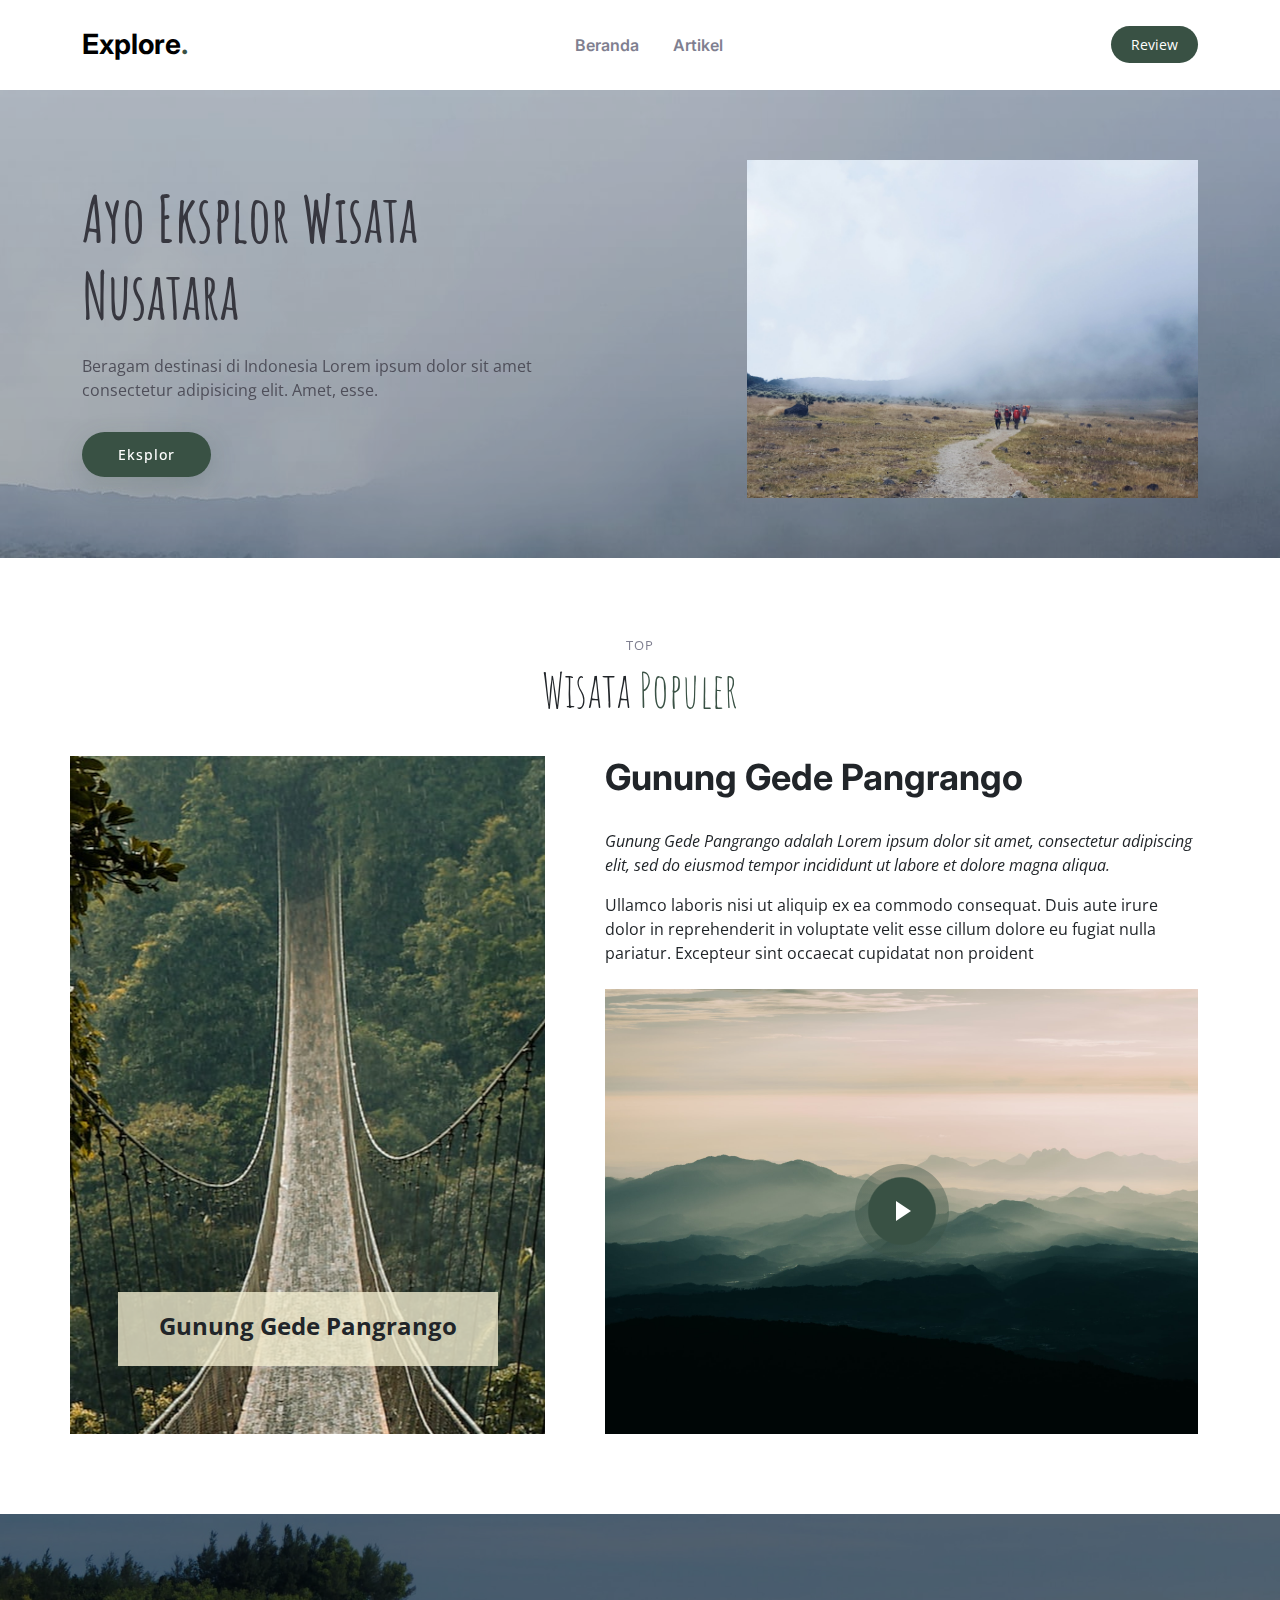
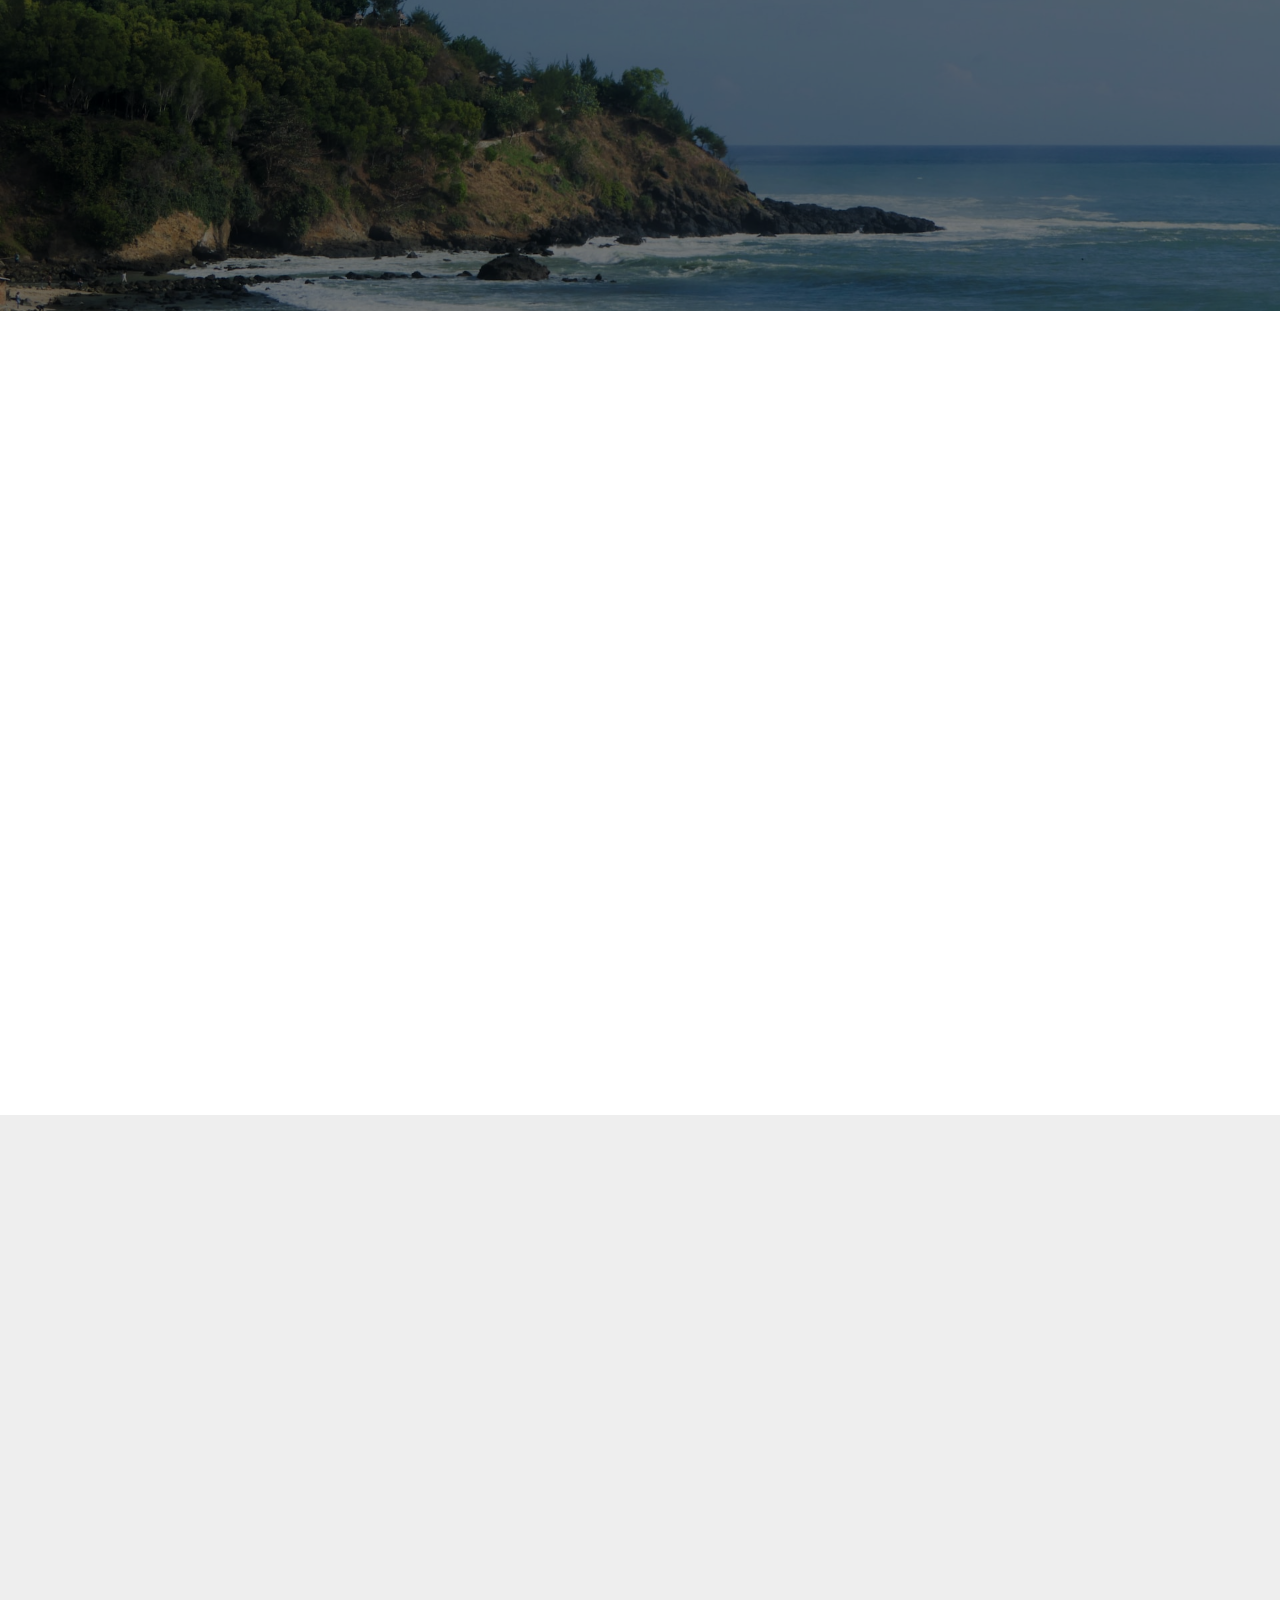
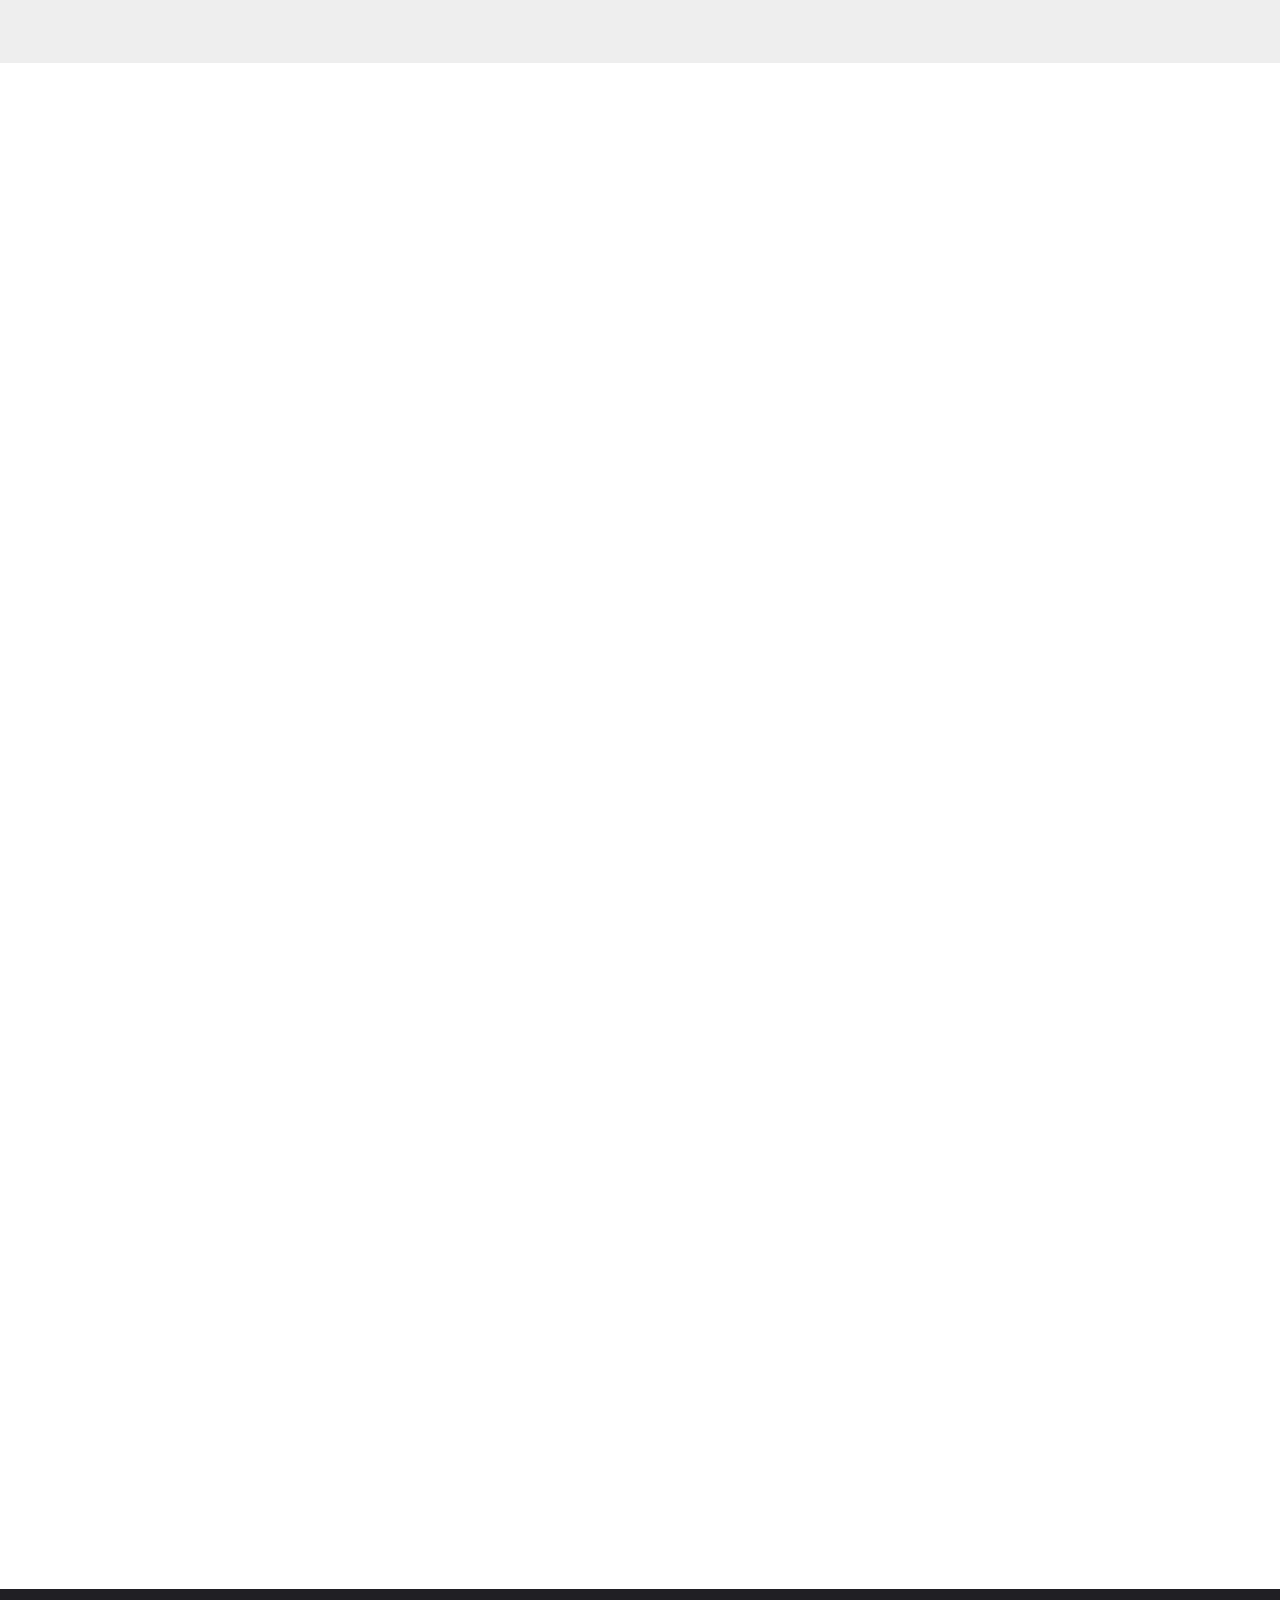
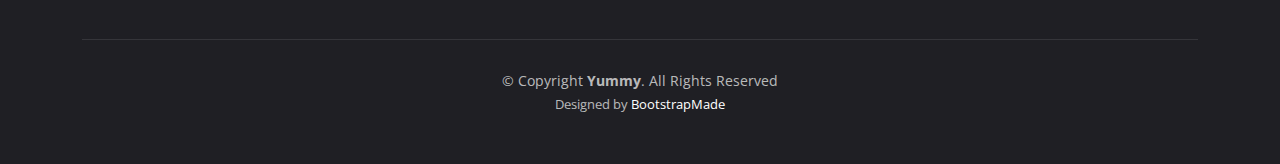
<file: index.html>
<!DOCTYPE html>
<html lang="en">

<head>
  <meta charset="utf-8">
  <meta content="width=device-width, initial-scale=1.0" name="viewport">

  <title>Explore.</title>
  <meta content="" name="description">
  <meta content="" name="keywords">

  <!-- Favicons -->
  <link href="assets/img/favicon.png" rel="icon">
  <link href="assets/img/apple-touch-icon.png" rel="apple-touch-icon">

  <!-- Google Fonts -->
  <link rel="preconnect" href="https://fonts.googleapis.com">
  <link rel="preconnect" href="https://fonts.gstatic.com" crossorigin>
  <link href="https://fonts.googleapis.com/css2?family=Open+Sans:ital,wght@0,300;0,400;0,500;0,600;0,700;1,300;1,400;1,600;1,700&family=Amatic+SC:ital,wght@0,300;0,400;0,500;0,600;0,700;1,300;1,400;1,500;1,600;1,700&family=Inter:ital,wght@0,300;0,400;0,500;0,600;0,700;1,300;1,400;1,500;1,600;1,700&display=swap" rel="stylesheet">

  <!-- Vendor CSS Files -->
  <link href="assets/vendor/bootstrap/css/bootstrap.min.css" rel="stylesheet">
  <link href="assets/vendor/bootstrap-icons/bootstrap-icons.css" rel="stylesheet">
  <link href="assets/vendor/aos/aos.css" rel="stylesheet">
  <link href="assets/vendor/glightbox/css/glightbox.min.css" rel="stylesheet">
  <link href="assets/vendor/swiper/swiper-bundle.min.css" rel="stylesheet">

  <!-- Template Main CSS File -->
  <link href="assets/css/main.css" rel="stylesheet">

  <!-- Custom Style CSS File -->
  <link href="assets/css/style.css" rel="stylesheet">

  <!-- =======================================================
  * Template Name: Yummy - v1.2.1
  * Template URL: https://bootstrapmade.com/yummy-bootstrap-restaurant-website-template/
  * Author: BootstrapMade.com
  * License: https://bootstrapmade.com/license/
  ======================================================== -->
</head>

<body>

  <!-- ======= Header ======= -->
  <header id="header" class="header fixed-top d-flex align-items-center">
    <div class="container d-flex align-items-center justify-content-between">

      <a href="index.html" class="logo d-flex align-items-center me-auto me-lg-0">
        <!-- Uncomment the line below if you also wish to use an image logo -->
        <!-- <img src="assets/img/logo.png" alt=""> -->
        <h1>Explore<span>.</span></h1>
      </a>

      <nav id="navbar" class="navbar">
        <ul>
          <li><a href="index.html">Beranda</a></li>
          <li><a href="articles.html">Artikel</a></li>
          <!-- <li><a href="#menu">Menu</a></li>
          <li><a href="#events">Events</a></li>
          <li><a href="#chefs">Chefs</a></li>
          <li><a href="#gallery">Gallery</a></li>
          <li class="dropdown"><a href="#"><span>Drop Down</span> <i class="bi bi-chevron-down dropdown-indicator"></i></a>
            <ul>
              <li><a href="#">Drop Down 1</a></li>
              <li class="dropdown"><a href="#"><span>Deep Drop Down</span> <i class="bi bi-chevron-down dropdown-indicator"></i></a>
                <ul>
                  <li><a href="#">Deep Drop Down 1</a></li>
                  <li><a href="#">Deep Drop Down 2</a></li>
                  <li><a href="#">Deep Drop Down 3</a></li>
                  <li><a href="#">Deep Drop Down 4</a></li>
                  <li><a href="#">Deep Drop Down 5</a></li>
                </ul>
              </li>
              <li><a href="#">Drop Down 2</a></li>
              <li><a href="#">Drop Down 3</a></li>
              <li><a href="#">Drop Down 4</a></li>
            </ul>
          </li>
          <li><a href="#contact">Contact</a></li> -->
        </ul>
      </nav><!-- .navbar -->

      

      <a class="btn-book-a-table" href="#book-a-table">Review</a>
      <i class="mobile-nav-toggle mobile-nav-show bi bi-list"></i>
      <i class="mobile-nav-toggle mobile-nav-hide d-none bi bi-x"></i>

    </div>
  </header><!-- End Header -->

  <!-- ======= Hero Section ======= -->
  <section id="hero" class="hero d-flex align-items-center section-bg">
    <div class="container">
      <div class="row justify-content-between gy-5">
        <div class="col-lg-5 order-2 order-lg-1 d-flex flex-column justify-content-center align-items-center align-items-lg-start text-center text-lg-start">
          <h2 data-aos="fade-up">Ayo Eksplor Wisata<br>Nusatara</h2>
          <p data-aos="fade-up" data-aos-delay="100">Beragam destinasi di Indonesia Lorem ipsum dolor sit amet consectetur adipisicing elit. Amet, esse.</p>
          <div class="d-flex" data-aos="fade-up" data-aos-delay="200">
            <a href="#book-a-table" class="btn-book-a-table">Eksplor</a>
          </div>
        </div>
        <div class="col-lg-5 order-1 order-lg-2 text-center text-lg-start">
          <img src="assets/img/destinasi/Gunung_Gede.jpg" class="img-fluid" alt="" data-aos="zoom-out" data-aos-delay="300">
        </div>
      </div>
    </div>
  </section><!-- End Hero Section -->

  <main id="main">

    <!-- ======= About Section ======= -->
    <section id="about" class="about">
      <div class="container" data-aos="fade-up">

        <div class="section-header">
          <h2>TOP</h2>
          <p>Wisata <span>Populer</span></p>
        </div>

        <div class="row gy-4">
          <div id="jembatan" class="col-lg-5 position-relative about-img" data-aos="fade-up" data-aos-delay="150">
            <div class="call-us position-absolute">
              <h4>Gunung Gede Pangrango</h4>
            </div>
          </div>
          <div class="col-lg-7 d-flex align-items-end" data-aos="fade-up" data-aos-delay="300">
            <div class="content ps-0 ps-lg-5">
              <h3>Gunung Gede Pangrango</h3>
              <p class="fst-italic">
                Gunung Gede Pangrango  adalah Lorem ipsum dolor sit amet, consectetur adipiscing elit, sed do eiusmod tempor incididunt ut labore et dolore
                magna aliqua.
              </p>
              <p>
                Ullamco laboris nisi ut aliquip ex ea commodo consequat. Duis aute irure dolor in reprehenderit in voluptate
                velit esse cillum dolore eu fugiat nulla pariatur. Excepteur sint occaecat cupidatat non proident
              </p>

              <div class="position-relative mt-4">
                <img src="assets/img/destinasi/gunung1.jpg" class="img-fluid" alt="">
                <a href="https://www.youtube.com/watch?v=FfzM8OP_AJ4&ab_channel=FiersaBesari" class="glightbox play-btn"></a>
              </div>
            </div>
          </div>
        </div>

      </div>
    </section><!-- End About Section -->

    <!-- ======= Stats Counter Section ======= -->
    <section id="stats-counter" class="stats-counter">
      <div class="container" data-aos="zoom-out">

        <div class="row gy-4">
          <h3 class="text-center w-100 h-100 text-white fw-bolder">Tahukah Kamu Di Indonesia Terdapat : </h3>
        </div>

        <div class="row gy-4">

          <div class="col-lg-3 col-md-6">
            <div class="stats-item text-center w-100 h-100">
              <span data-purecounter-start="0" data-purecounter-end="2552" data-purecounter-duration="1" class="purecounter"></span>
              <p>Objek Wisata</p>
            </div>
          </div><!-- End Stats Item -->

          <div class="col-lg-3 col-md-6">
            <div class="stats-item text-center w-100 h-100">
              <span data-purecounter-start="0" data-purecounter-end="127" data-purecounter-duration="1" class="purecounter"></span>
              <p>Gunung</p>
            </div>
          </div><!-- End Stats Item -->

          <div class="col-lg-3 col-md-6">
            <div class="stats-item text-center w-100 h-100">
              <span data-purecounter-start="0" data-purecounter-end="300" data-purecounter-duration="1" class="purecounter"></span>
              <p>Pantai</p>
            </div>
          </div><!-- End Stats Item -->

          <div class="col-lg-3 col-md-6">
            <div class="stats-item text-center w-100 h-100">
              <span data-purecounter-start="0" data-purecounter-end="439" data-purecounter-duration="1" class="purecounter"></span>
              <p>Museum</p>
            </div>
          </div><!-- End Stats Item -->

        </div>

      </div>
    </section><!-- End Stats Counter Section -->

    <!-- ======= Menu Section ======= -->
    <section id="menu" class="menu">
      <div class="container" data-aos="fade-up">

        <div class="section-header">
          <h2>Lokasi</h2>
          <p>Lokasi <span>Wisata</span></p>
        </div>

        <ul class="nav nav-tabs d-flex justify-content-center" data-aos="fade-up" data-aos-delay="200">

          <li class="nav-item">
            <a class="nav-link active show" data-bs-toggle="tab" data-bs-target="#menu-starters">
              <h4>Bandung</h4>
            </a>
          </li><!-- End tab nav item -->

          <li class="nav-item">
            <a class="nav-link" data-bs-toggle="tab" data-bs-target="#menu-breakfast">
              <h4>Bogor</h4>
            </a><!-- End tab nav item -->

          <li class="nav-item">
            <a class="nav-link" data-bs-toggle="tab" data-bs-target="#menu-lunch">
              <h4>Bali</h4>
            </a>
          </li><!-- End tab nav item -->

        </ul>

        <div class="tab-content" data-aos="fade-up" data-aos-delay="300">

          <div class="tab-pane fade active show" id="menu-starters">

            <div class="tab-header text-center">
              <h3>Bandung</h3>
            </div>

            <div class="row gy-5">

              <div class="col-lg-4 menu-item">
                <div class="lokasi-img">
                  <a href="assets/img/destinasi/bandung/lembang_park.webp" class="glightbox">
                    <img src="assets/img/destinasi/bandung/lembang_park.webp" class="object-fit-cover" alt="">
                  </a>
                </div>
                <h4>Lembang Park Zoo</h4>
                <p class="ingredients">
                  Lembang, Kabupaten Bandung Barat
                </p>
                <p class="price">
                  
                </p>
              </div><!-- Menu Item -->

              <div class="col-lg-4 menu-item">
                <div class="lokasi-img">
                  <a href="assets/img/destinasi/bandung/gunung_putri.jpg" class="glightbox">
                    <img src="assets/img/destinasi/bandung/gunung_putri.jpg" class="object-fit-cover" alt="">
                  </a>
                </div>
                <h4>Gunung Putri</h4>
                <p class="ingredients">
                  Lembang, Kabupaten Bandung Barat
                </p>
                <p class="price">
              
                </p>
              </div><!-- Menu Item -->

              <div class="col-lg-4 menu-item">
                <div class="lokasi-img">
                  <a href="assets/img/destinasi/bandung/tahura.jpg" class="glightbox">
                    <img src="assets/img/destinasi/bandung/tahura.jpg" class="object-fit-cover" alt="">
                  </a>
                </div>
                <h4>Taman Hutan Raya Bandung</h4>
                <p class="ingredients">
                  Cimenyan, Kabupaten Bandung
                </p>
                <p class="price">
              
                </p>
              </div><!-- Menu Item -->

            </div>
          </div><!-- End Starter Menu Content -->

          <div class="tab-pane fade" id="menu-breakfast">

            <div class="tab-header text-center">
              <h3>Bogor</h3>
            </div>

            <div class="row gy-5">

              <div class="col-lg-4 menu-item">
                <div class="lokasi-img">
                  <a href="assets/img/destinasi/bogor/jungle.webp" class="glightbox">
                    <img src="assets/img/destinasi/bogor/jungle.webp" class="object-fit-cover" alt="">
                  </a>
                </div>
                <h4>Jungle Land Park</h4>
                <p class="ingredients">
                  Babakan Madang, Kabupaten Bogor
                </p>
              </div><!-- Menu Item -->

              <div class="col-lg-4 menu-item">
                <div class="lokasi-img">
                  <a href="assets/img/destinasi/bogor/paralayang.jpg" class="glightbox">
                    <img src="assets/img/destinasi/bogor/paralayang.jpg" class="object-fit-cover" alt="">
                  </a>
                </div>
                <h4>Paralayang Bukit Gantole Puncak</h4>
                <p class="ingredients">
                  Bukit Paralayang, Puncak, Bogor
                </p>
              </div><!-- Menu Item -->

              <div class="col-lg-4 menu-item">
                <div class="lokasi-img">
                  <a href="assets/img/destinasi/bogor/gunung_pancar.jpg" class="glightbox">
                    <img src="assets/img/destinasi/bogor/gunung_pancar.jpg" class="object-fit-cover" alt="">
                  </a>
                </div>
                <h4>Gunung Pancar</h4>
                <p class="ingredients">
                  Babakan Madang, Kabupaten Bogor.
                </p>
              </div><!-- Menu Item -->

            </div>
          </div><!-- End Breakfast Menu Content -->

          <div class="tab-pane fade" id="menu-lunch">

            <div class="tab-header text-center">
              <h3>Bali</h3>
            </div>

            <div class="row gy-5">

              <div class="col-lg-4 menu-item">
                <div class="lokasi-img">
                  <a href="assets/img/destinasi/bali/pantai_nusa.jpg" class="glightbox">
                    <img src="assets/img/destinasi/bali/pantai_nusa.jpg" class="object-fit-cover" alt="">
                  </a>
                </div>
                <h4>Pantai Nusa</h4>
                <p class="ingredients">
                  Kuta Selatan, Denpasar, Bali
                </p>
              </div><!-- Menu Item -->

              <div class="col-lg-4 menu-item">
                <div class="lokasi-img">
                  <a href="assets/img/destinasi/bali/ubud_forest.jpeg" class="glightbox">
                    <img src="assets/img/destinasi/bali/ubud_forest.jpeg" class="object-fit-cover" alt="">
                  </a>
                </div>
                <h4>Ubud Monkey Forest</h4>
                <p class="ingredients">
                  Kuta Selatan, Denpasar, Bali
                </p>
              </div><!-- Menu Item -->

              <div class="col-lg-4 menu-item">
                <div class="lokasi-img">
                  <a href="assets/img/destinasi/pantai1.jpg" class="glightbox">
                    <img src="assets/img/destinasi/pantai1.jpg" class="object-fit-cover" alt="">
                  </a>
                </div>
                <h4>Pantai Dewata</h4>
                <p class="ingredients">
                  Pulau Dewata, Bali
                </p>
              </div><!-- Menu Item -->

            </div>
          </div><!-- End Lunch Menu Content -->

        </div>

      </div>
    </section><!-- End Menu Section -->

    <!-- ======= Testimonials Section ======= -->
    <section id="testimonials" class="testimonials section-bg">
      <div class="container" data-aos="fade-up">

        <div class="section-header">
          <h2>Review Pengguna</h2>
          <p>Ayo Dengarkan Yang Mereka <span>Katakan Tentang Wisata Indonesia </span></p>
        </div>

        <div class="slides-1 swiper" data-aos="fade-up" data-aos-delay="100">
          <div class="swiper-wrapper">

            <div class="swiper-slide">
              <div class="testimonial-item">
                <div class="row gy-4 justify-content-center">
                  <div class="col-lg-6">
                    <div class="testimonial-content">
                      <p>
                        <i class="bi bi-quote quote-icon-left"></i>
                        Wisata pantai di Indonesia sangat beragam dan berbeda dari negara lainnya mungkin karena Indonesia negara tropis.
                        <i class="bi bi-quote quote-icon-right"></i>
                      </p>
                      <h3>Abdul Khoir</h3>
                      <div class="stars">
                        <i class="bi bi-star-fill"></i><i class="bi bi-star-fill"></i><i class="bi bi-star-fill"></i><i class="bi bi-star-fill"></i><i class="bi bi-star-fill"></i>
                      </div>
                    </div>
                  </div>
                  <div class="col-lg-2 text-center">
                    <img src="assets/img/testimonials/testimonials-1.jpg" class="img-fluid testimonial-img" alt="">
                  </div>
                </div>
              </div>
            </div><!-- End testimonial item -->

            <div class="swiper-slide">
              <div class="testimonial-item">
                <div class="row gy-4 justify-content-center">
                  <div class="col-lg-6">
                    <div class="testimonial-content">
                      <p>
                        <i class="bi bi-quote quote-icon-left"></i>
                        Saya suka curug di daerah Jawa Barat soalnya banyak pilihannya dan fasilitas nya juga kumplit!
                        <i class="bi bi-quote quote-icon-right"></i>
                      </p>
                      <h3>Sarah Nuraini</h3>
                      <div class="stars">
                        <i class="bi bi-star-fill"></i><i class="bi bi-star-fill"></i><i class="bi bi-star-fill"></i><i class="bi bi-star-fill"></i><i class="bi bi-star-fill"></i>
                      </div>
                    </div>
                  </div>
                  <div class="col-lg-2 text-center">
                    <img src="assets/img/testimonials/testimonials-2.jpg" class="img-fluid testimonial-img" alt="">
                  </div>
                </div>
              </div>
            </div><!-- End testimonial item -->

            <div class="swiper-slide">
              <div class="testimonial-item">
                <div class="row gy-4 justify-content-center">
                  <div class="col-lg-6">
                    <div class="testimonial-content">
                      <p>
                        <i class="bi bi-quote quote-icon-left"></i>
                        Pegunungan Indonesia sangat indah dan banyak pilihan.
                        <i class="bi bi-quote quote-icon-right"></i>
                      </p>
                      <h3>Olivia Pratiwi</h3>
                      <div class="stars">
                        <i class="bi bi-star-fill"></i><i class="bi bi-star-fill"></i><i class="bi bi-star-fill"></i><i class="bi bi-star-fill"></i><i class="bi bi-star-fill"></i>
                      </div>
                    </div>
                  </div>
                  <div class="col-lg-2 text-center">
                    <img src="assets/img/testimonials/testimonials-3.jpg" class="img-fluid testimonial-img" alt="">
                  </div>
                </div>
              </div>
            </div><!-- End testimonial item -->

            <div class="swiper-slide">
              <div class="testimonial-item">
                <div class="row gy-4 justify-content-center">
                  <div class="col-lg-6">
                    <div class="testimonial-content">
                      <p>
                        <i class="bi bi-quote quote-icon-left"></i>
                        Disetiap wilayah ada taman raya dan karateristik yang berbeda.
                        <i class="bi bi-quote quote-icon-right"></i>
                      </p>
                      <h3>John Sugeng</h3>
                      <div class="stars">
                        <i class="bi bi-star-fill"></i><i class="bi bi-star-fill"></i><i class="bi bi-star-fill"></i><i class="bi bi-star-fill"></i><i class="bi bi-star-fill"></i>
                      </div>
                    </div>
                  </div>
                  <div class="col-lg-2 text-center">
                    <img src="assets/img/testimonials/testimonials-4.jpg" class="img-fluid testimonial-img" alt="">
                  </div>
                </div>
              </div>
            </div><!-- End testimonial item -->

          </div>
          <div class="swiper-pagination"></div>
        </div>

      </div>
    </section><!-- End Testimonials Section -->

    <!-- ======= Events Section ======= -->
    <section id="events" class="events">
      <div class="container-fluid" data-aos="fade-up">

        <div class="section-header">
          <h2>Artikel</h2>
          <p>Baca <span>Artikelnya</span> Sebelum Datang!</p>
        </div>

        <div class="slides-3 swiper" data-aos="fade-up" data-aos-delay="100">
          <div class="swiper-wrapper">

            
            <div class="swiper-slide event-item d-flex flex-column justify-content-end" style="background-image: url(assets/img/destinasi/bali/pantai_nusa.jpg)">
              <a href="pantai_nusa.html">
                <h3>Temukan Berbagai Keindahan Di Pantai Nusa</h3>
              </a>

              <div class="price align-self-start">Bali</div>
              <p class="description">
                Quo corporis voluptas ea ad. Consectetur inventore sapiente ipsum voluptas eos omnis facere. Enim facilis veritatis id est rem repudiandae nulla expedita quas.
              </p>
            </div><!-- End Event item -->
            

            <div class="swiper-slide event-item d-flex flex-column justify-content-end" style="background-image: url(assets/img/destinasi/bandung/gunung_putri.jpg)">
              <a href="gunung_putri.html">
                <h3>Alasan Kamu Harus Pergi Ke Gunung Putri</h3>
              </a>
              <div class="price align-self-start">Bandung</div>
              <p class="description">
                In delectus sint qui et enim. Et ab repudiandae inventore quaerat doloribus. Facere nemo vero est ut dolores ea assumenda et. Delectus saepe accusamus aspernatur.
              </p>
            </div><!-- End Event item -->

            <div class="swiper-slide event-item d-flex flex-column justify-content-end" style="background-image: url(assets/img/destinasi/bogor/jungle.webp)">
              <a href="jungle_land.html">
                <h3>Kunjungi Salah Satu Taman Wisata Terbaik Di Bogor</h3>
              </a>
              <div class="price align-self-start">Bogor</div>
              <p class="description">
                Laborum aperiam atque omnis minus omnis est qui assumenda quos. Quis id sit quibusdam. Esse quisquam ducimus officia ipsum ut quibusdam maxime. Non enim perspiciatis.
              </p>
            </div><!-- End Event item -->

          </div>
          <div class="swiper-pagination"></div>
        </div>

      </div>
    </section><!-- End Events Section -->

    <!-- ======= Contact Section ======= -->
    <section id="contact" class="contact">
      <div class="container" data-aos="fade-up">

        <div class="section-header">
          <h2>Komentar</h2>
          <p>Ayo Beri <span>Komentarmu</span></p>
        </div>

        <form action="forms/contact.php" method="post" role="form" class="php-email-form p-3 p-md-4">
          <div class="row">
            <div class="col form-group">
              <input type="text" name="name" class="form-control" id="name" placeholder="Your Name" required>
            </div>
          </div>
          <div class="row">
            <div class="col form-group">
              <textarea class="form-control" name="message" rows="5" placeholder="Message" required></textarea>
            </div>
          </div>
          <div class="my-3">
            <div class="loading">Loading</div>
            <div class="error-message"></div>
            <div class="sent-message">Your message has been sent. Thank you!</div>
          </div>
          <div class="text-center"><button type="submit">Kirim Komentar</button></div>
        </form>
        <!--End Contact Form -->

      </div>
    </section><!-- End Contact Section -->

  </main><!-- End #main -->

  <!-- ======= Footer ======= -->
  <footer id="footer" class="footer">

    <div class="container">
      <div class="copyright">
        &copy; Copyright <strong><span>Yummy</span></strong>. All Rights Reserved
      </div>
      <div class="credits">
        <!-- All the links in the footer should remain intact. -->
        <!-- You can delete the links only if you purchased the pro version. -->
        <!-- Licensing information: https://bootstrapmade.com/license/ -->
        <!-- Purchase the pro version with working PHP/AJAX contact form: https://bootstrapmade.com/yummy-bootstrap-restaurant-website-template/ -->
        Designed by <a href="https://bootstrapmade.com/">BootstrapMade</a>
      </div>
    </div>

  </footer><!-- End Footer -->
  <!-- End Footer -->

  <a href="#" class="scroll-top d-flex align-items-center justify-content-center"><i class="bi bi-arrow-up-short"></i></a>

  <div id="preloader"></div>

  <!-- Vendor JS Files -->
  <script src="assets/vendor/bootstrap/js/bootstrap.bundle.min.js"></script>
  <script src="assets/vendor/aos/aos.js"></script>
  <script src="assets/vendor/glightbox/js/glightbox.min.js"></script>
  <script src="assets/vendor/purecounter/purecounter_vanilla.js"></script>
  <script src="assets/vendor/swiper/swiper-bundle.min.js"></script>
  <script src="assets/vendor/php-email-form/validate.js"></script>

  <!-- Template Main JS File -->
  <script src="assets/js/main.js"></script>

</body>

</html>
</file>
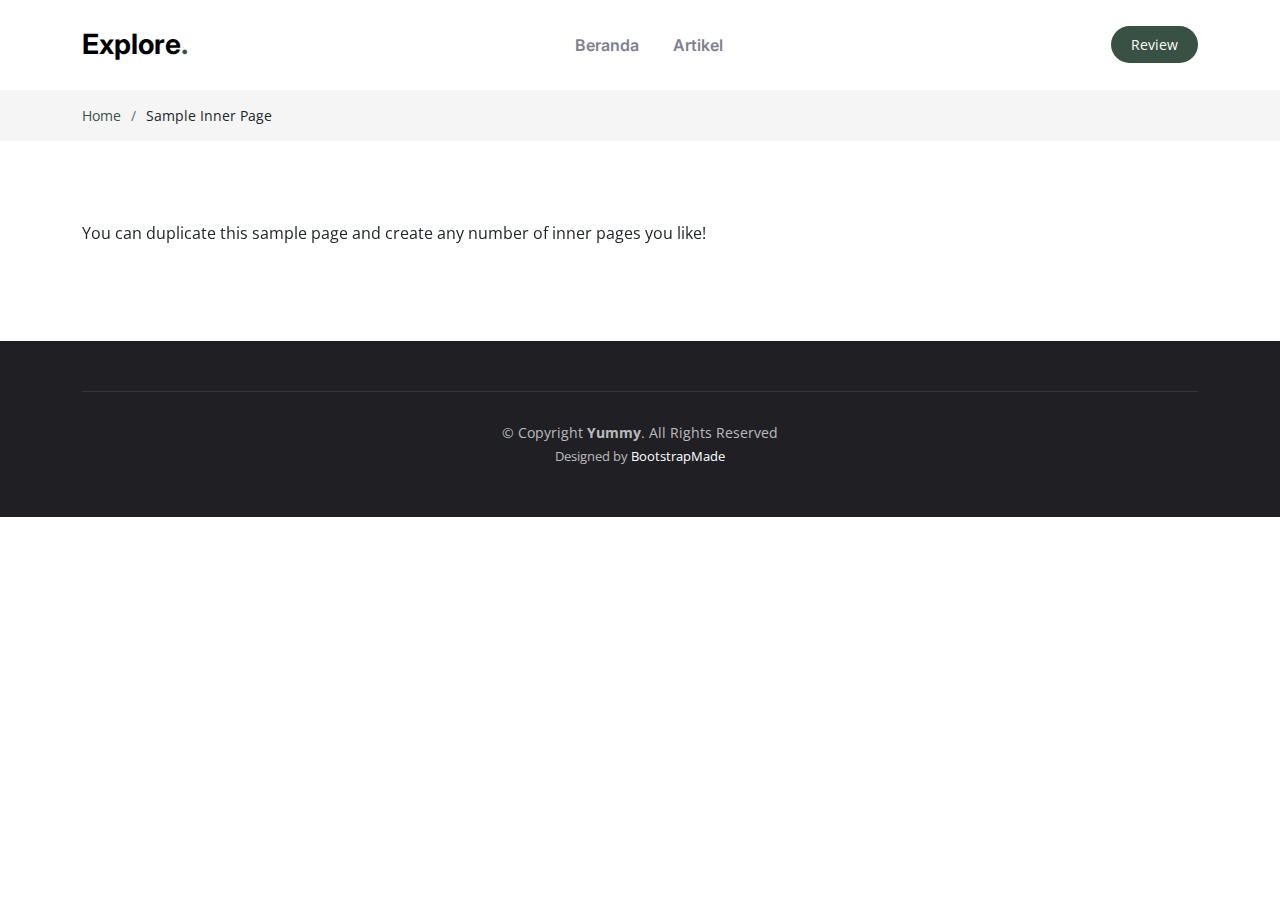
<file: article.html>
<!DOCTYPE html>
<html lang="en">

<head>
  <meta charset="utf-8">
  <meta content="width=device-width, initial-scale=1.0" name="viewport">

  <title>Alasan Kamu Harus Pergi Ke Gunung Putri</title>
  <meta content="" name="description">
  <meta content="" name="keywords">

  <!-- Favicons -->
  <link href="assets/img/favicon.png" rel="icon">
  <link href="assets/img/apple-touch-icon.png" rel="apple-touch-icon">

  <!-- Google Fonts -->
  <link rel="preconnect" href="https://fonts.googleapis.com">
  <link rel="preconnect" href="https://fonts.gstatic.com" crossorigin>
  <link href="https://fonts.googleapis.com/css2?family=Open+Sans:ital,wght@0,300;0,400;0,500;0,600;0,700;1,300;1,400;1,600;1,700&family=Amatic+SC:ital,wght@0,300;0,400;0,500;0,600;0,700;1,300;1,400;1,500;1,600;1,700&family=Inter:ital,wght@0,300;0,400;0,500;0,600;0,700;1,300;1,400;1,500;1,600;1,700&display=swap" rel="stylesheet">

  <!-- Vendor CSS Files -->
  <link href="assets/vendor/bootstrap/css/bootstrap.min.css" rel="stylesheet">
  <link href="assets/vendor/bootstrap-icons/bootstrap-icons.css" rel="stylesheet">
  <link href="assets/vendor/aos/aos.css" rel="stylesheet">
  <link href="assets/vendor/glightbox/css/glightbox.min.css" rel="stylesheet">
  <link href="assets/vendor/swiper/swiper-bundle.min.css" rel="stylesheet">

  <!-- Template Main CSS File -->
  <link href="assets/css/main.css" rel="stylesheet">

  <!-- =======================================================
  * Template Name: Yummy - v1.2.1
  * Template URL: https://bootstrapmade.com/yummy-bootstrap-restaurant-website-template/
  * Author: BootstrapMade.com
  * License: https://bootstrapmade.com/license/
  ======================================================== -->
</head>

<body>

  <!-- ======= Header ======= -->
  <header id="header" class="header fixed-top d-flex align-items-center">
    <div class="container d-flex align-items-center justify-content-between">
  
      <a href="index.html" class="logo d-flex align-items-center me-auto me-lg-0">
        <!-- Uncomment the line below if you also wish to use an image logo -->
        <!-- <img src="assets/img/logo.png" alt=""> -->
        <h1>Explore<span>.</span></h1>
      </a>
  
      <nav id="navbar" class="navbar">
        <ul>
          <li><a href="index.html">Beranda</a></li>
          <li><a href="article.html">Artikel</a></li>
          <!-- <li><a href="#menu">Menu</a></li>
            <li><a href="#events">Events</a></li>
            <li><a href="#chefs">Chefs</a></li>
            <li><a href="#gallery">Gallery</a></li>
            <li class="dropdown"><a href="#"><span>Drop Down</span> <i class="bi bi-chevron-down dropdown-indicator"></i></a>
              <ul>
                <li><a href="#">Drop Down 1</a></li>
                <li class="dropdown"><a href="#"><span>Deep Drop Down</span> <i class="bi bi-chevron-down dropdown-indicator"></i></a>
                  <ul>
                    <li><a href="#">Deep Drop Down 1</a></li>
                    <li><a href="#">Deep Drop Down 2</a></li>
                    <li><a href="#">Deep Drop Down 3</a></li>
                    <li><a href="#">Deep Drop Down 4</a></li>
                    <li><a href="#">Deep Drop Down 5</a></li>
                  </ul>
                </li>
                <li><a href="#">Drop Down 2</a></li>
                <li><a href="#">Drop Down 3</a></li>
                <li><a href="#">Drop Down 4</a></li>
              </ul>
            </li>
            <li><a href="#contact">Contact</a></li> -->
        </ul>
      </nav><!-- .navbar -->
  
  
  
      <a class="btn-book-a-table" href="#book-a-table">Review</a>
      <i class="mobile-nav-toggle mobile-nav-show bi bi-list"></i>
      <i class="mobile-nav-toggle mobile-nav-hide d-none bi bi-x"></i>
  
    </div>
  </header><!-- End Header -->

  <main id="main">

    <!-- ======= Breadcrumbs ======= -->
    <div class="breadcrumbs">
      <div class="container">

        <div class="d-flex justify-content-between align-items-center">
          <!-- <h2>Sample Inner Page</h2> -->
          <ol>
            <li><a href="index.html">Home</a></li>
            <li>Sample Inner Page</li>
          </ol>
        </div>

      </div>
    </div><!-- End Breadcrumbs -->

    <section class="sample-page">
      <div class="container" data-aos="fade-up">

        <div class="detail-header">
          
        </div>

        <p>
          You can duplicate this sample page and create any number of inner pages you like!
        </p>

      </div>
    </section>

  </main><!-- End #main -->

  <!-- ======= Footer ======= -->
  <footer id="footer" class="footer">
  
    <div class="container">
      <div class="copyright">
        &copy; Copyright <strong><span>Yummy</span></strong>. All Rights Reserved
      </div>
      <div class="credits">
        <!-- All the links in the footer should remain intact. -->
        <!-- You can delete the links only if you purchased the pro version. -->
        <!-- Licensing information: https://bootstrapmade.com/license/ -->
        <!-- Purchase the pro version with working PHP/AJAX contact form: https://bootstrapmade.com/yummy-bootstrap-restaurant-website-template/ -->
        Designed by <a href="https://bootstrapmade.com/">BootstrapMade</a>
      </div>
    </div>
  
  </footer><!-- End Footer -->
  <!-- End Footer -->

  <a href="#" class="scroll-top d-flex align-items-center justify-content-center"><i class="bi bi-arrow-up-short"></i></a>

  <div id="preloader"></div>

  <!-- Vendor JS Files -->
  <script src="assets/vendor/bootstrap/js/bootstrap.bundle.min.js"></script>
  <script src="assets/vendor/aos/aos.js"></script>
  <script src="assets/vendor/glightbox/js/glightbox.min.js"></script>
  <script src="assets/vendor/purecounter/purecounter_vanilla.js"></script>
  <script src="assets/vendor/swiper/swiper-bundle.min.js"></script>
  <script src="assets/vendor/php-email-form/validate.js"></script>

  <!-- Template Main JS File -->
  <script src="assets/js/main.js"></script>

</body>

</html>
</file>
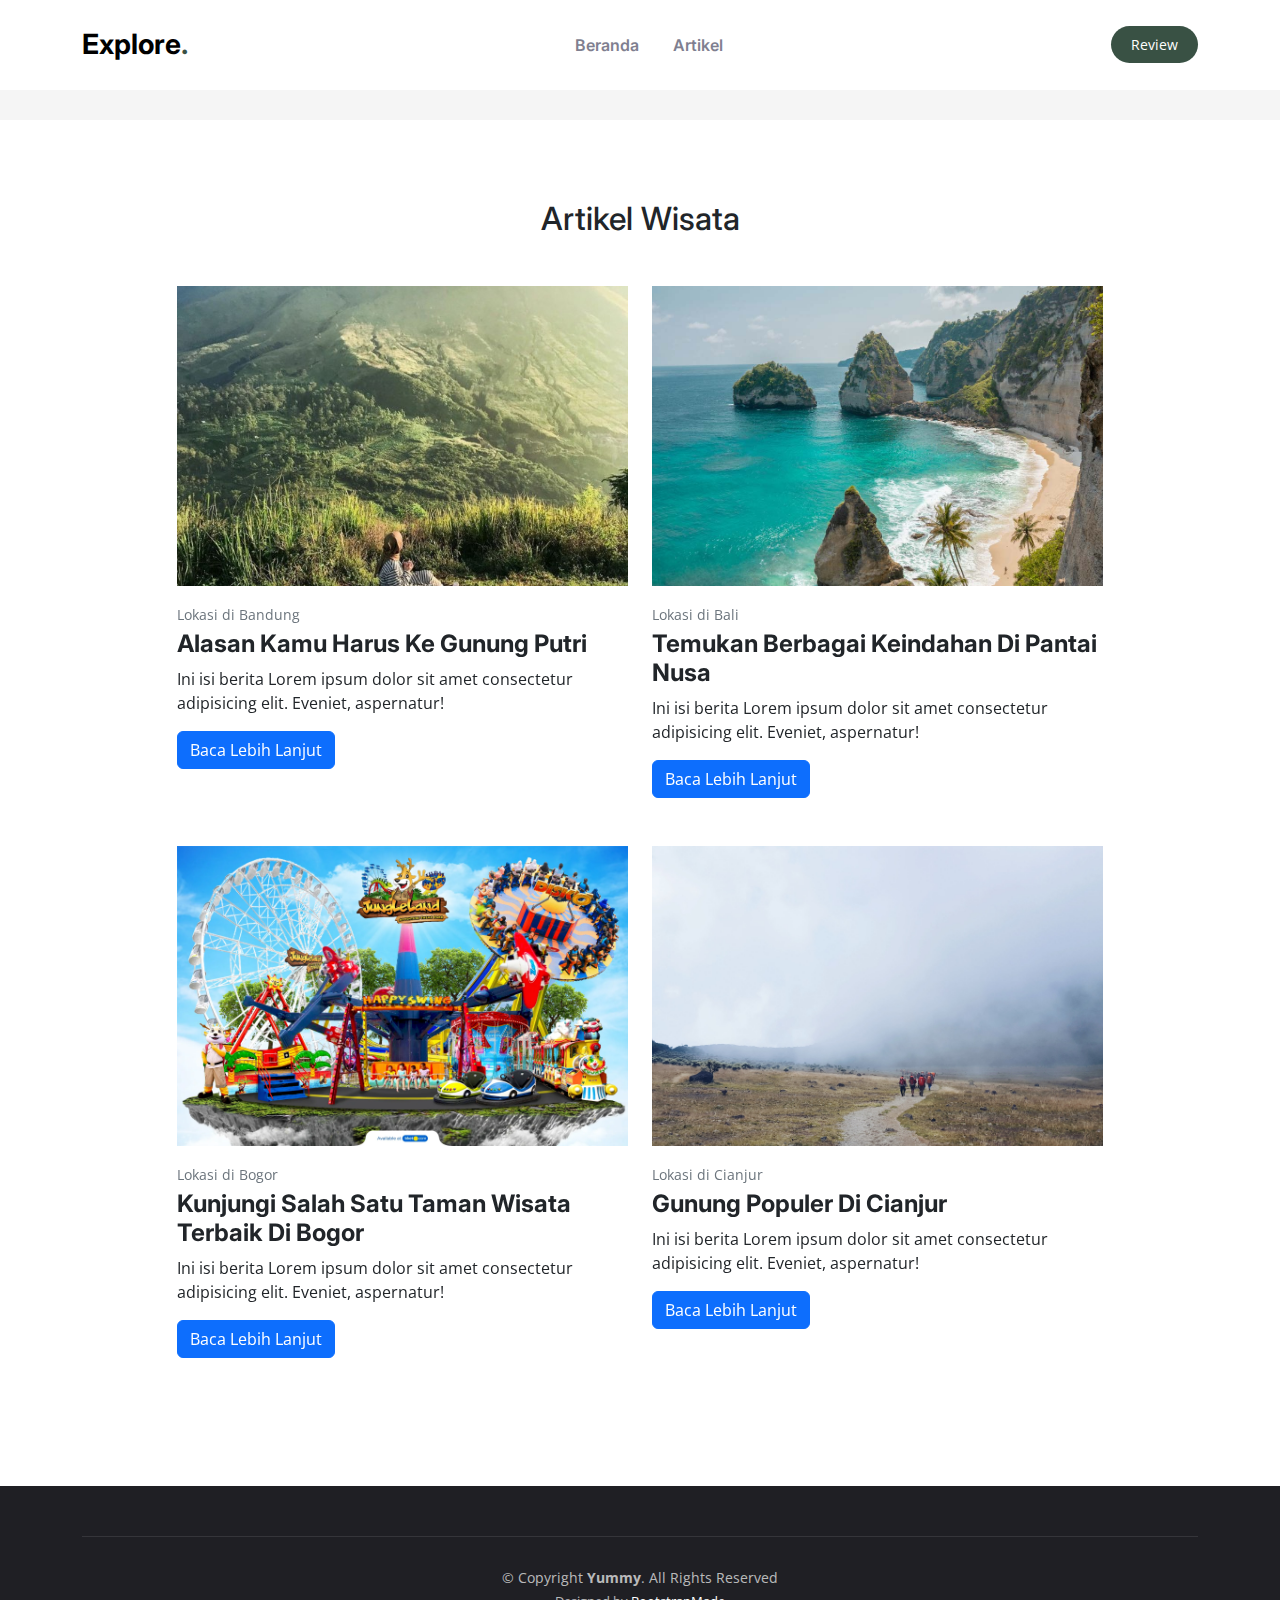
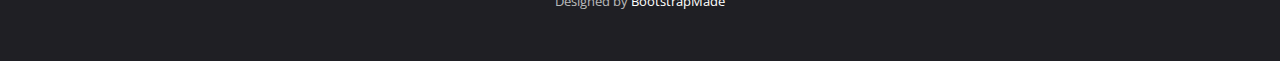
<file: articles.html>
<!DOCTYPE html>
<html lang="en">

<head>
  <meta charset="utf-8">
  <meta content="width=device-width, initial-scale=1.0" name="viewport">

  <title>Articles</title>
  <meta content="" name="description">
  <meta content="" name="keywords">

  <!-- Favicons -->
  <link href="assets/img/favicon.png" rel="icon">
  <link href="assets/img/apple-touch-icon.png" rel="apple-touch-icon">

  <!-- Google Fonts -->
  <link rel="preconnect" href="https://fonts.googleapis.com">
  <link rel="preconnect" href="https://fonts.gstatic.com" crossorigin>
  <link href="https://fonts.googleapis.com/css2?family=Open+Sans:ital,wght@0,300;0,400;0,500;0,600;0,700;1,300;1,400;1,600;1,700&family=Amatic+SC:ital,wght@0,300;0,400;0,500;0,600;0,700;1,300;1,400;1,500;1,600;1,700&family=Inter:ital,wght@0,300;0,400;0,500;0,600;0,700;1,300;1,400;1,500;1,600;1,700&display=swap" rel="stylesheet">

  <!-- Vendor CSS Files -->
  <link href="assets/vendor/bootstrap/css/bootstrap.min.css" rel="stylesheet">
  <link href="assets/vendor/bootstrap-icons/bootstrap-icons.css" rel="stylesheet">
  <link href="assets/vendor/aos/aos.css" rel="stylesheet">
  <link href="assets/vendor/glightbox/css/glightbox.min.css" rel="stylesheet">
  <link href="assets/vendor/swiper/swiper-bundle.min.css" rel="stylesheet">

  <!-- Template Main CSS File -->
  <link href="assets/css/main.css" rel="stylesheet">
  
  <!-- Custom Style CSS File -->
  <link href="assets/css/style.css" rel="stylesheet">

  <!-- =======================================================
  * Template Name: Yummy - v1.2.1
  * Template URL: https://bootstrapmade.com/yummy-bootstrap-restaurant-website-template/
  * Author: BootstrapMade.com
  * License: https://bootstrapmade.com/license/
  ======================================================== -->
</head>

<body>

  <!-- ======= Header ======= -->
  <header id="header" class="header fixed-top d-flex align-items-center">
    <div class="container d-flex align-items-center justify-content-between">
  
      <a href="index.html" class="logo d-flex align-items-center me-auto me-lg-0">
        <!-- Uncomment the line below if you also wish to use an image logo -->
        <!-- <img src="assets/img/logo.png" alt=""> -->
        <h1>Explore<span>.</span></h1>
      </a>
  
      <nav id="navbar" class="navbar">
        <ul>
          <li><a href="index.html">Beranda</a></li>
          <li><a href="articles.html">Artikel</a></li>
          <!-- <li><a href="#menu">Menu</a></li>
            <li><a href="#events">Events</a></li>
            <li><a href="#chefs">Chefs</a></li>
            <li><a href="#gallery">Gallery</a></li>
            <li class="dropdown"><a href="#"><span>Drop Down</span> <i class="bi bi-chevron-down dropdown-indicator"></i></a>
              <ul>
                <li><a href="#">Drop Down 1</a></li>
                <li class="dropdown"><a href="#"><span>Deep Drop Down</span> <i class="bi bi-chevron-down dropdown-indicator"></i></a>
                  <ul>
                    <li><a href="#">Deep Drop Down 1</a></li>
                    <li><a href="#">Deep Drop Down 2</a></li>
                    <li><a href="#">Deep Drop Down 3</a></li>
                    <li><a href="#">Deep Drop Down 4</a></li>
                    <li><a href="#">Deep Drop Down 5</a></li>
                  </ul>
                </li>
                <li><a href="#">Drop Down 2</a></li>
                <li><a href="#">Drop Down 3</a></li>
                <li><a href="#">Drop Down 4</a></li>
              </ul>
            </li>
            <li><a href="#contact">Contact</a></li> -->
        </ul>
      </nav><!-- .navbar -->
  
  
  
      <a class="btn-book-a-table" href="#book-a-table">Review</a>
      <i class="mobile-nav-toggle mobile-nav-show bi bi-list"></i>
      <i class="mobile-nav-toggle mobile-nav-hide d-none bi bi-x"></i>
  
    </div>
  </header><!-- End Header -->

  <main id="main">

    <!-- ======= Breadcrumbs ======= -->
    <div class="breadcrumbs">
      <div class="container">

      </div>
    </div><!-- End Breadcrumbs -->

    <section class="sample-page">
      <h2 class="text-center mb-5">Artikel Wisata</h2>
      <div class="container" data-aos="fade-up">

        <div class="row justify-content-center">
          <!-- Gunung Putri -->
          <div class="col-5">
            <div class="detail-header mb-5">
              <div class="lokasi-img">
                <img src="assets/img/destinasi/bandung/gunung_putri.jpg" alt="" class="object-fit-cover">
              </div>
              <p class="d-inline-block mt-3 mb-1">
                <small class="text-muted">Lokasi di Bandung</small>
              </p>
              <h4 class="fw-bold">Alasan Kamu Harus Ke Gunung Putri</h4>
              <p>
                Ini isi berita Lorem ipsum dolor sit amet consectetur adipisicing elit. Eveniet, aspernatur!
              </p>
              <a href="gunung_putri.html" class="btn btn-primary">Baca Lebih Lanjut</a>
            </div>
          </div>
          <!-- Pantai Nusa -->
          <div class="col-5">
            <div class="detail-header mb-5">
              <div class="lokasi-img">
                <img src="assets/img/destinasi/bali/pantai_nusa.jpg" alt="" class="object-fit-cover">
              </div>
              <p class="d-inline-block mt-3 mb-1">
                <small class="text-muted">Lokasi di Bali</small>
              </p>
              <h4 class="fw-bold">Temukan Berbagai Keindahan Di Pantai Nusa</h4>
              <p>
                Ini isi berita Lorem ipsum dolor sit amet consectetur adipisicing elit. Eveniet, aspernatur!
              </p>
              <a href="pantai_nusa.html" class="btn btn-primary">Baca Lebih Lanjut</a>
            </div>
          </div>
          <!-- Jungle Land -->
          <div class="col-5">
            <div class="detail-header mb-5">
              <div class="lokasi-img">
                <img src="assets/img/destinasi/bogor/jungle.webp" alt="" class="object-fit-cover">
              </div>
              <p class="d-inline-block mt-3 mb-1">
                <small class="text-muted">Lokasi di Bogor</small>
              </p>
              <h4 class="fw-bold">Kunjungi Salah Satu Taman Wisata Terbaik Di Bogor</h4>
              <p>
                Ini isi berita Lorem ipsum dolor sit amet consectetur adipisicing elit. Eveniet, aspernatur!
              </p>
              <a href="jungle_land.html" class="btn btn-primary">Baca Lebih Lanjut</a>
            </div>
          </div>
          <!-- Gunung Gede -->
          <div class="col-5">
            <div class="detail-header mb-5">
              <div class="lokasi-img">
                <img src="assets/img/destinasi/Gunung_Gede.jpg" alt="" class="object-fit-cover">
              </div>
              <p class="d-inline-block mt-3 mb-1">
                <small class="text-muted">Lokasi di Cianjur</small>
              </p>
              <h4 class="fw-bold">Gunung Populer Di Cianjur</h4>
              <p>
                Ini isi berita Lorem ipsum dolor sit amet consectetur adipisicing elit. Eveniet, aspernatur!
              </p>
              <a href="gunung_gede.html" class="btn btn-primary">Baca Lebih Lanjut</a>
            </div>
          </div>

        </div>

      </div>
    </section>

  </main><!-- End #main -->

  <!-- ======= Footer ======= -->
  <footer id="footer" class="footer">
  
    <div class="container">
      <div class="copyright">
        &copy; Copyright <strong><span>Yummy</span></strong>. All Rights Reserved
      </div>
      <div class="credits">
        <!-- All the links in the footer should remain intact. -->
        <!-- You can delete the links only if you purchased the pro version. -->
        <!-- Licensing information: https://bootstrapmade.com/license/ -->
        <!-- Purchase the pro version with working PHP/AJAX contact form: https://bootstrapmade.com/yummy-bootstrap-restaurant-website-template/ -->
        Designed by <a href="https://bootstrapmade.com/">BootstrapMade</a>
      </div>
    </div>
  
  </footer><!-- End Footer -->
  <!-- End Footer -->

  <a href="#" class="scroll-top d-flex align-items-center justify-content-center"><i class="bi bi-arrow-up-short"></i></a>

  <div id="preloader"></div>

  <!-- Vendor JS Files -->
  <script src="assets/vendor/bootstrap/js/bootstrap.bundle.min.js"></script>
  <script src="assets/vendor/aos/aos.js"></script>
  <script src="assets/vendor/glightbox/js/glightbox.min.js"></script>
  <script src="assets/vendor/purecounter/purecounter_vanilla.js"></script>
  <script src="assets/vendor/swiper/swiper-bundle.min.js"></script>
  <script src="assets/vendor/php-email-form/validate.js"></script>

  <!-- Template Main JS File -->
  <script src="assets/js/main.js"></script>

</body>

</html>
</file>
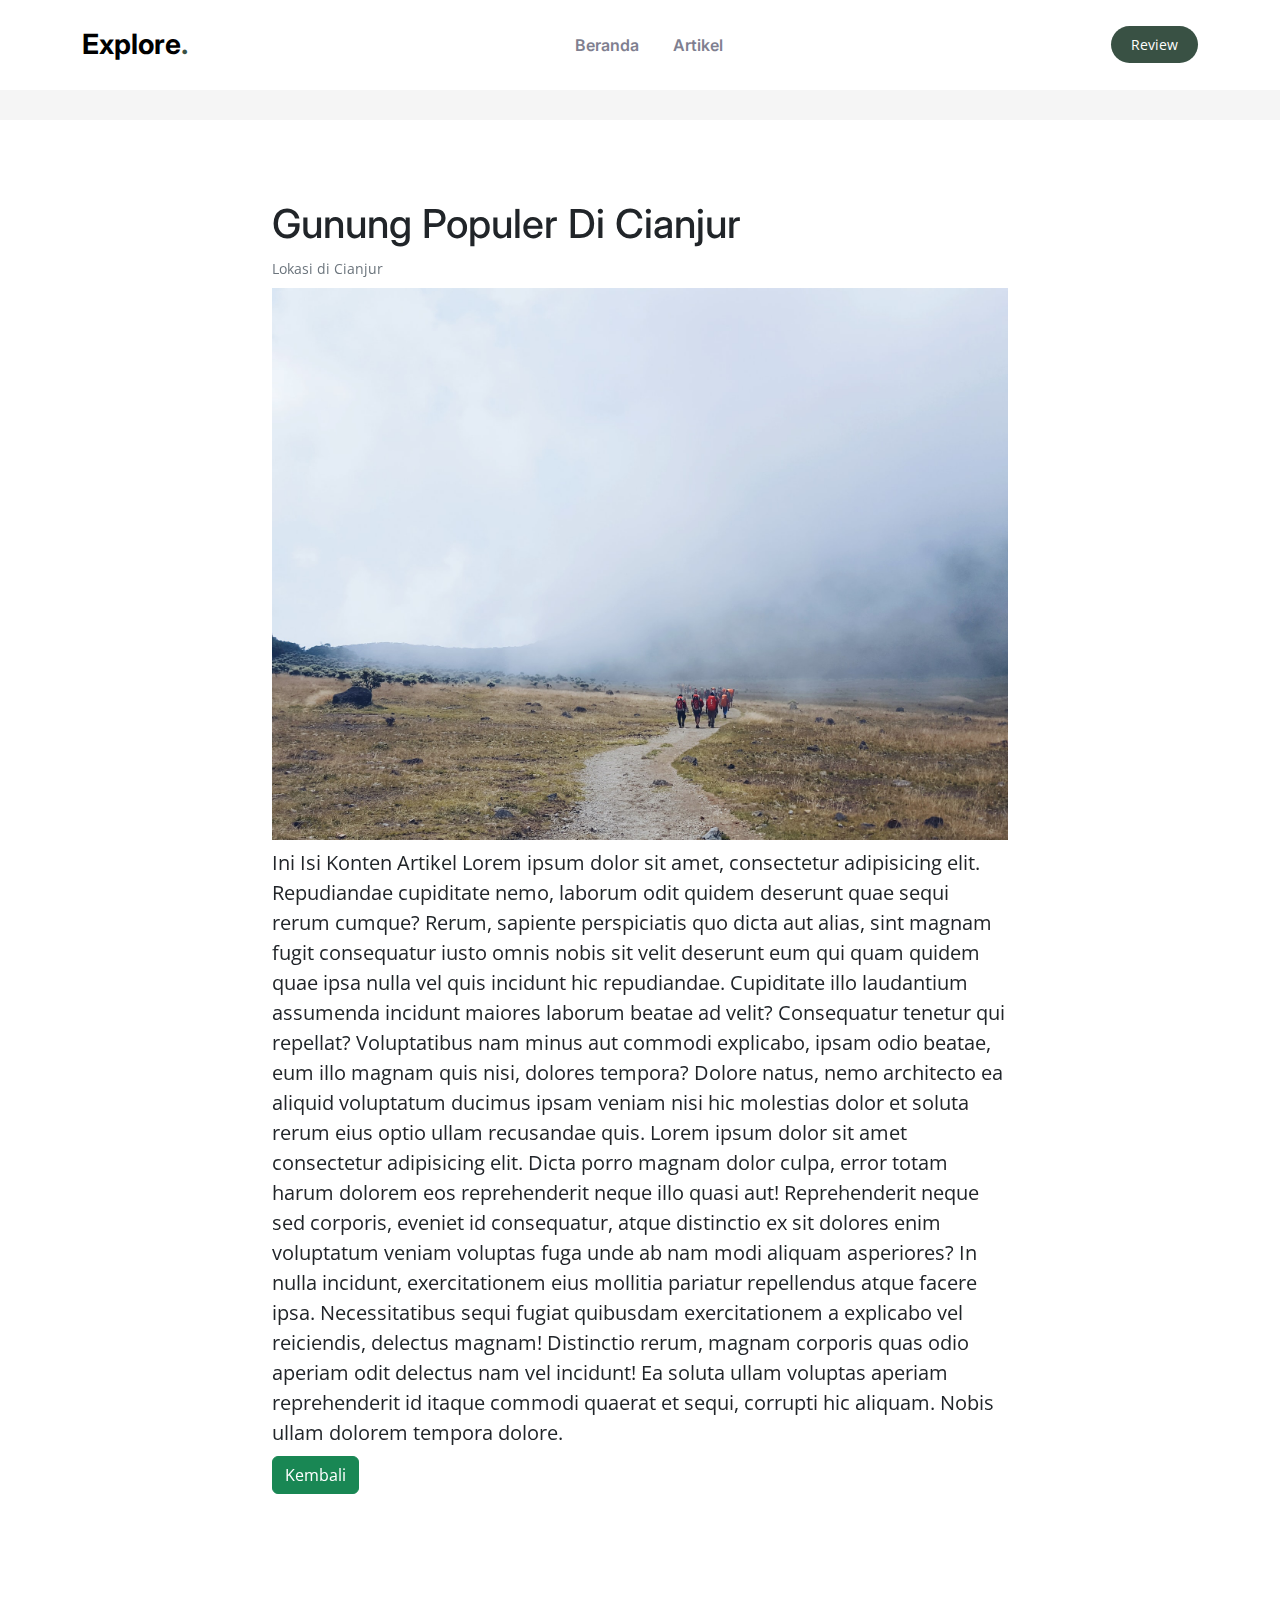
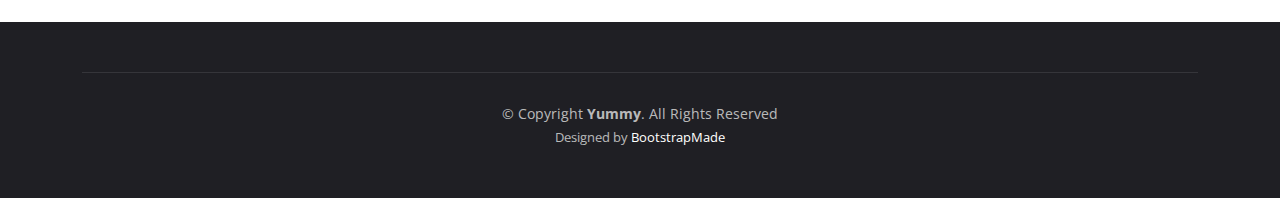
<file: gunung_gede.html>
<!DOCTYPE html>
<html lang="en">

<head>
  <meta charset="utf-8">
  <meta content="width=device-width, initial-scale=1.0" name="viewport">

  <title>Gunung Gede</title>
  <meta content="" name="description">
  <meta content="" name="keywords">

  <!-- Favicons -->
  <link href="assets/img/favicon.png" rel="icon">
  <link href="assets/img/apple-touch-icon.png" rel="apple-touch-icon">

  <!-- Google Fonts -->
  <link rel="preconnect" href="https://fonts.googleapis.com">
  <link rel="preconnect" href="https://fonts.gstatic.com" crossorigin>
  <link
    href="https://fonts.googleapis.com/css2?family=Open+Sans:ital,wght@0,300;0,400;0,500;0,600;0,700;1,300;1,400;1,600;1,700&family=Amatic+SC:ital,wght@0,300;0,400;0,500;0,600;0,700;1,300;1,400;1,500;1,600;1,700&family=Inter:ital,wght@0,300;0,400;0,500;0,600;0,700;1,300;1,400;1,500;1,600;1,700&display=swap"
    rel="stylesheet">

  <!-- Vendor CSS Files -->
  <link href="assets/vendor/bootstrap/css/bootstrap.min.css" rel="stylesheet">
  <link href="assets/vendor/bootstrap-icons/bootstrap-icons.css" rel="stylesheet">
  <link href="assets/vendor/aos/aos.css" rel="stylesheet">
  <link href="assets/vendor/glightbox/css/glightbox.min.css" rel="stylesheet">
  <link href="assets/vendor/swiper/swiper-bundle.min.css" rel="stylesheet">

  <!-- Template Main CSS File -->
  <link href="assets/css/main.css" rel="stylesheet">

  <!-- Custom Style CSS File -->
  <link href="assets/css/style.css" rel="stylesheet">

  <!-- =======================================================
  * Template Name: Yummy - v1.2.1
  * Template URL: https://bootstrapmade.com/yummy-bootstrap-restaurant-website-template/
  * Author: BootstrapMade.com
  * License: https://bootstrapmade.com/license/
  ======================================================== -->
</head>

<body>

  <!-- ======= Header ======= -->
  <header id="header" class="header fixed-top d-flex align-items-center">
    <div class="container d-flex align-items-center justify-content-between">

      <a href="index.html" class="logo d-flex align-items-center me-auto me-lg-0">
        <!-- Uncomment the line below if you also wish to use an image logo -->
        <!-- <img src="assets/img/logo.png" alt=""> -->
        <h1>Explore<span>.</span></h1>
      </a>

      <nav id="navbar" class="navbar">
        <ul>
          <li><a href="index.html">Beranda</a></li>
          <li><a href="articles.html">Artikel</a></li>
          <!-- <li><a href="#menu">Menu</a></li>
            <li><a href="#events">Events</a></li>
            <li><a href="#chefs">Chefs</a></li>
            <li><a href="#gallery">Gallery</a></li>
            <li class="dropdown"><a href="#"><span>Drop Down</span> <i class="bi bi-chevron-down dropdown-indicator"></i></a>
              <ul>
                <li><a href="#">Drop Down 1</a></li>
                <li class="dropdown"><a href="#"><span>Deep Drop Down</span> <i class="bi bi-chevron-down dropdown-indicator"></i></a>
                  <ul>
                    <li><a href="#">Deep Drop Down 1</a></li>
                    <li><a href="#">Deep Drop Down 2</a></li>
                    <li><a href="#">Deep Drop Down 3</a></li>
                    <li><a href="#">Deep Drop Down 4</a></li>
                    <li><a href="#">Deep Drop Down 5</a></li>
                  </ul>
                </li>
                <li><a href="#">Drop Down 2</a></li>
                <li><a href="#">Drop Down 3</a></li>
                <li><a href="#">Drop Down 4</a></li>
              </ul>
            </li>
            <li><a href="#contact">Contact</a></li> -->
        </ul>
      </nav><!-- .navbar -->



      <a class="btn-book-a-table" href="#book-a-table">Review</a>
      <i class="mobile-nav-toggle mobile-nav-show bi bi-list"></i>
      <i class="mobile-nav-toggle mobile-nav-hide d-none bi bi-x"></i>

    </div>
  </header><!-- End Header -->

  <main id="main">

    <!-- ======= Breadcrumbs ======= -->
    <div class="breadcrumbs">
      <div class="container">

      </div>
    </div><!-- End Breadcrumbs -->

    <section class="sample-page">
      <div class="container" data-aos="fade-up">

        <div class="row justify-content-center mb-5">
          <div class="col-md-8">
            <h1 class="h1">Gunung Populer Di Cianjur</h1>
            <p class="d-inline-block mb-2">
              <small class="text-muted">Lokasi di Cianjur</small>
            </p>
            <div class="lokasi-img-detail">
              <img src="assets/img/destinasi/Gunung_Gede.jpg" alt="" class="object-fit-cover">
            </div>

            <article class="my-2 fs-5">
              Ini Isi Konten Artikel Lorem ipsum dolor sit amet, consectetur adipisicing elit. Repudiandae cupiditate nemo, laborum odit quidem deserunt quae sequi rerum cumque? Rerum, sapiente perspiciatis quo dicta aut alias, sint magnam fugit consequatur iusto omnis nobis sit velit deserunt eum qui quam quidem quae ipsa nulla vel quis incidunt hic repudiandae. Cupiditate illo laudantium assumenda incidunt maiores laborum beatae ad velit? Consequatur tenetur qui repellat? Voluptatibus nam minus aut commodi explicabo, ipsam odio beatae, eum illo magnam quis nisi, dolores tempora? Dolore natus, nemo architecto ea aliquid voluptatum ducimus ipsam veniam nisi hic molestias dolor et soluta rerum eius optio ullam recusandae quis. Lorem ipsum dolor sit amet consectetur adipisicing elit. Dicta porro magnam dolor culpa, error totam harum dolorem eos reprehenderit neque illo quasi aut! Reprehenderit neque sed corporis, eveniet id consequatur, atque distinctio ex sit dolores enim voluptatum veniam voluptas fuga unde ab nam modi aliquam asperiores? In nulla incidunt, exercitationem eius mollitia pariatur repellendus atque facere ipsa. Necessitatibus sequi fugiat quibusdam exercitationem a explicabo vel reiciendis, delectus magnam! Distinctio rerum, magnam corporis quas odio aperiam odit delectus nam vel incidunt! Ea soluta ullam voluptas aperiam reprehenderit id itaque commodi quaerat et sequi, corrupti hic aliquam. Nobis ullam dolorem tempora dolore.
            </article>
            
            <a class="btn btn-success" href="articles.html">Kembali</a>
          </div>
        </div>

      </div>
    </section>

  </main><!-- End #main -->

  <!-- ======= Footer ======= -->
  <footer id="footer" class="footer">

    <div class="container">
      <div class="copyright">
        &copy; Copyright <strong><span>Yummy</span></strong>. All Rights Reserved
      </div>
      <div class="credits">
        <!-- All the links in the footer should remain intact. -->
        <!-- You can delete the links only if you purchased the pro version. -->
        <!-- Licensing information: https://bootstrapmade.com/license/ -->
        <!-- Purchase the pro version with working PHP/AJAX contact form: https://bootstrapmade.com/yummy-bootstrap-restaurant-website-template/ -->
        Designed by <a href="https://bootstrapmade.com/">BootstrapMade</a>
      </div>
    </div>

  </footer><!-- End Footer -->
  <!-- End Footer -->

  <a href="#" class="scroll-top d-flex align-items-center justify-content-center"><i
      class="bi bi-arrow-up-short"></i></a>

  <div id="preloader"></div>

  <!-- Vendor JS Files -->
  <script src="assets/vendor/bootstrap/js/bootstrap.bundle.min.js"></script>
  <script src="assets/vendor/aos/aos.js"></script>
  <script src="assets/vendor/glightbox/js/glightbox.min.js"></script>
  <script src="assets/vendor/purecounter/purecounter_vanilla.js"></script>
  <script src="assets/vendor/swiper/swiper-bundle.min.js"></script>
  <script src="assets/vendor/php-email-form/validate.js"></script>

  <!-- Template Main JS File -->
  <script src="assets/js/main.js"></script>

</body>

</html>
</file>
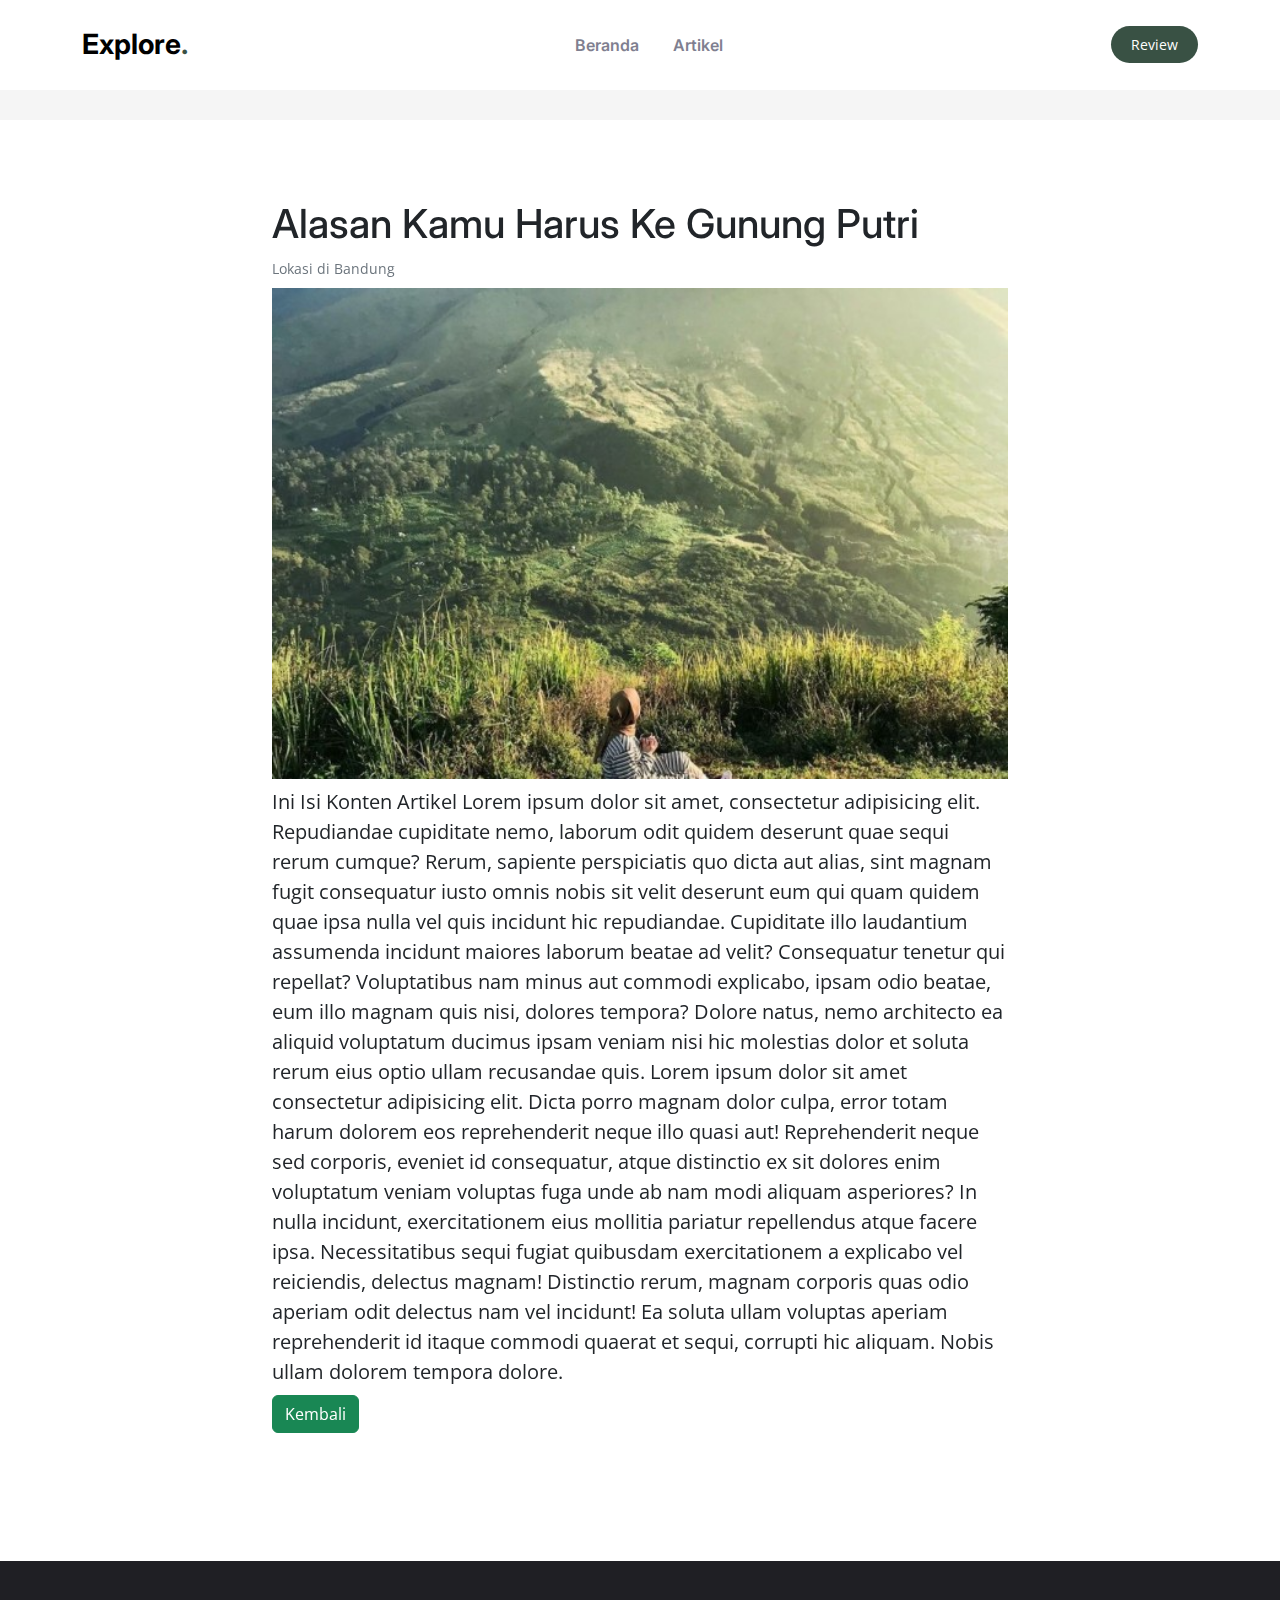
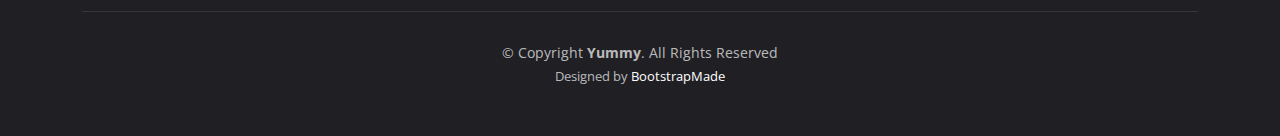
<file: gunung_putri.html>
<!DOCTYPE html>
<html lang="en">

<head>
  <meta charset="utf-8">
  <meta content="width=device-width, initial-scale=1.0" name="viewport">

  <title>Gunung Putri</title>
  <meta content="" name="description">
  <meta content="" name="keywords">

  <!-- Favicons -->
  <link href="assets/img/favicon.png" rel="icon">
  <link href="assets/img/apple-touch-icon.png" rel="apple-touch-icon">

  <!-- Google Fonts -->
  <link rel="preconnect" href="https://fonts.googleapis.com">
  <link rel="preconnect" href="https://fonts.gstatic.com" crossorigin>
  <link
    href="https://fonts.googleapis.com/css2?family=Open+Sans:ital,wght@0,300;0,400;0,500;0,600;0,700;1,300;1,400;1,600;1,700&family=Amatic+SC:ital,wght@0,300;0,400;0,500;0,600;0,700;1,300;1,400;1,500;1,600;1,700&family=Inter:ital,wght@0,300;0,400;0,500;0,600;0,700;1,300;1,400;1,500;1,600;1,700&display=swap"
    rel="stylesheet">

  <!-- Vendor CSS Files -->
  <link href="assets/vendor/bootstrap/css/bootstrap.min.css" rel="stylesheet">
  <link href="assets/vendor/bootstrap-icons/bootstrap-icons.css" rel="stylesheet">
  <link href="assets/vendor/aos/aos.css" rel="stylesheet">
  <link href="assets/vendor/glightbox/css/glightbox.min.css" rel="stylesheet">
  <link href="assets/vendor/swiper/swiper-bundle.min.css" rel="stylesheet">

  <!-- Template Main CSS File -->
  <link href="assets/css/main.css" rel="stylesheet">

  <!-- Custom Style CSS File -->
  <link href="assets/css/style.css" rel="stylesheet">

  <!-- =======================================================
  * Template Name: Yummy - v1.2.1
  * Template URL: https://bootstrapmade.com/yummy-bootstrap-restaurant-website-template/
  * Author: BootstrapMade.com
  * License: https://bootstrapmade.com/license/
  ======================================================== -->
</head>

<body>

  <!-- ======= Header ======= -->
  <header id="header" class="header fixed-top d-flex align-items-center">
    <div class="container d-flex align-items-center justify-content-between">

      <a href="index.html" class="logo d-flex align-items-center me-auto me-lg-0">
        <!-- Uncomment the line below if you also wish to use an image logo -->
        <!-- <img src="assets/img/logo.png" alt=""> -->
        <h1>Explore<span>.</span></h1>
      </a>

      <nav id="navbar" class="navbar">
        <ul>
          <li><a href="index.html">Beranda</a></li>
          <li><a href="articles.html">Artikel</a></li>
          <!-- <li><a href="#menu">Menu</a></li>
            <li><a href="#events">Events</a></li>
            <li><a href="#chefs">Chefs</a></li>
            <li><a href="#gallery">Gallery</a></li>
            <li class="dropdown"><a href="#"><span>Drop Down</span> <i class="bi bi-chevron-down dropdown-indicator"></i></a>
              <ul>
                <li><a href="#">Drop Down 1</a></li>
                <li class="dropdown"><a href="#"><span>Deep Drop Down</span> <i class="bi bi-chevron-down dropdown-indicator"></i></a>
                  <ul>
                    <li><a href="#">Deep Drop Down 1</a></li>
                    <li><a href="#">Deep Drop Down 2</a></li>
                    <li><a href="#">Deep Drop Down 3</a></li>
                    <li><a href="#">Deep Drop Down 4</a></li>
                    <li><a href="#">Deep Drop Down 5</a></li>
                  </ul>
                </li>
                <li><a href="#">Drop Down 2</a></li>
                <li><a href="#">Drop Down 3</a></li>
                <li><a href="#">Drop Down 4</a></li>
              </ul>
            </li>
            <li><a href="#contact">Contact</a></li> -->
        </ul>
      </nav><!-- .navbar -->



      <a class="btn-book-a-table" href="#book-a-table">Review</a>
      <i class="mobile-nav-toggle mobile-nav-show bi bi-list"></i>
      <i class="mobile-nav-toggle mobile-nav-hide d-none bi bi-x"></i>

    </div>
  </header><!-- End Header -->

  <main id="main">

    <!-- ======= Breadcrumbs ======= -->
    <div class="breadcrumbs">
      <div class="container">

      </div>
    </div><!-- End Breadcrumbs -->

    <section class="sample-page">
      <div class="container" data-aos="fade-up">

        <div class="row justify-content-center mb-5">
          <div class="col-md-8">
            <h1 class="h1">Alasan Kamu Harus Ke Gunung Putri</h1>
            <p class="d-inline-block mb-2">
              <small class="text-muted">Lokasi di Bandung</small>
            </p>
            <div class="lokasi-img-detail">
              <img src="assets/img/destinasi/bandung/gunung_putri.jpg" alt="" class="object-fit-cover">
            </div>

            <article class="my-2 fs-5">
              Ini Isi Konten Artikel Lorem ipsum dolor sit amet, consectetur adipisicing elit. Repudiandae cupiditate nemo, laborum odit quidem deserunt quae sequi rerum cumque? Rerum, sapiente perspiciatis quo dicta aut alias, sint magnam fugit consequatur iusto omnis nobis sit velit deserunt eum qui quam quidem quae ipsa nulla vel quis incidunt hic repudiandae. Cupiditate illo laudantium assumenda incidunt maiores laborum beatae ad velit? Consequatur tenetur qui repellat? Voluptatibus nam minus aut commodi explicabo, ipsam odio beatae, eum illo magnam quis nisi, dolores tempora? Dolore natus, nemo architecto ea aliquid voluptatum ducimus ipsam veniam nisi hic molestias dolor et soluta rerum eius optio ullam recusandae quis. Lorem ipsum dolor sit amet consectetur adipisicing elit. Dicta porro magnam dolor culpa, error totam harum dolorem eos reprehenderit neque illo quasi aut! Reprehenderit neque sed corporis, eveniet id consequatur, atque distinctio ex sit dolores enim voluptatum veniam voluptas fuga unde ab nam modi aliquam asperiores? In nulla incidunt, exercitationem eius mollitia pariatur repellendus atque facere ipsa. Necessitatibus sequi fugiat quibusdam exercitationem a explicabo vel reiciendis, delectus magnam! Distinctio rerum, magnam corporis quas odio aperiam odit delectus nam vel incidunt! Ea soluta ullam voluptas aperiam reprehenderit id itaque commodi quaerat et sequi, corrupti hic aliquam. Nobis ullam dolorem tempora dolore.
            </article>
            
            <a class="btn btn-success" href="articles.html">Kembali</a>
          </div>
        </div>

      </div>
    </section>

  </main><!-- End #main -->

  <!-- ======= Footer ======= -->
  <footer id="footer" class="footer">

    <div class="container">
      <div class="copyright">
        &copy; Copyright <strong><span>Yummy</span></strong>. All Rights Reserved
      </div>
      <div class="credits">
        <!-- All the links in the footer should remain intact. -->
        <!-- You can delete the links only if you purchased the pro version. -->
        <!-- Licensing information: https://bootstrapmade.com/license/ -->
        <!-- Purchase the pro version with working PHP/AJAX contact form: https://bootstrapmade.com/yummy-bootstrap-restaurant-website-template/ -->
        Designed by <a href="https://bootstrapmade.com/">BootstrapMade</a>
      </div>
    </div>

  </footer><!-- End Footer -->
  <!-- End Footer -->

  <a href="#" class="scroll-top d-flex align-items-center justify-content-center"><i
      class="bi bi-arrow-up-short"></i></a>

  <div id="preloader"></div>

  <!-- Vendor JS Files -->
  <script src="assets/vendor/bootstrap/js/bootstrap.bundle.min.js"></script>
  <script src="assets/vendor/aos/aos.js"></script>
  <script src="assets/vendor/glightbox/js/glightbox.min.js"></script>
  <script src="assets/vendor/purecounter/purecounter_vanilla.js"></script>
  <script src="assets/vendor/swiper/swiper-bundle.min.js"></script>
  <script src="assets/vendor/php-email-form/validate.js"></script>

  <!-- Template Main JS File -->
  <script src="assets/js/main.js"></script>

</body>

</html>
</file>
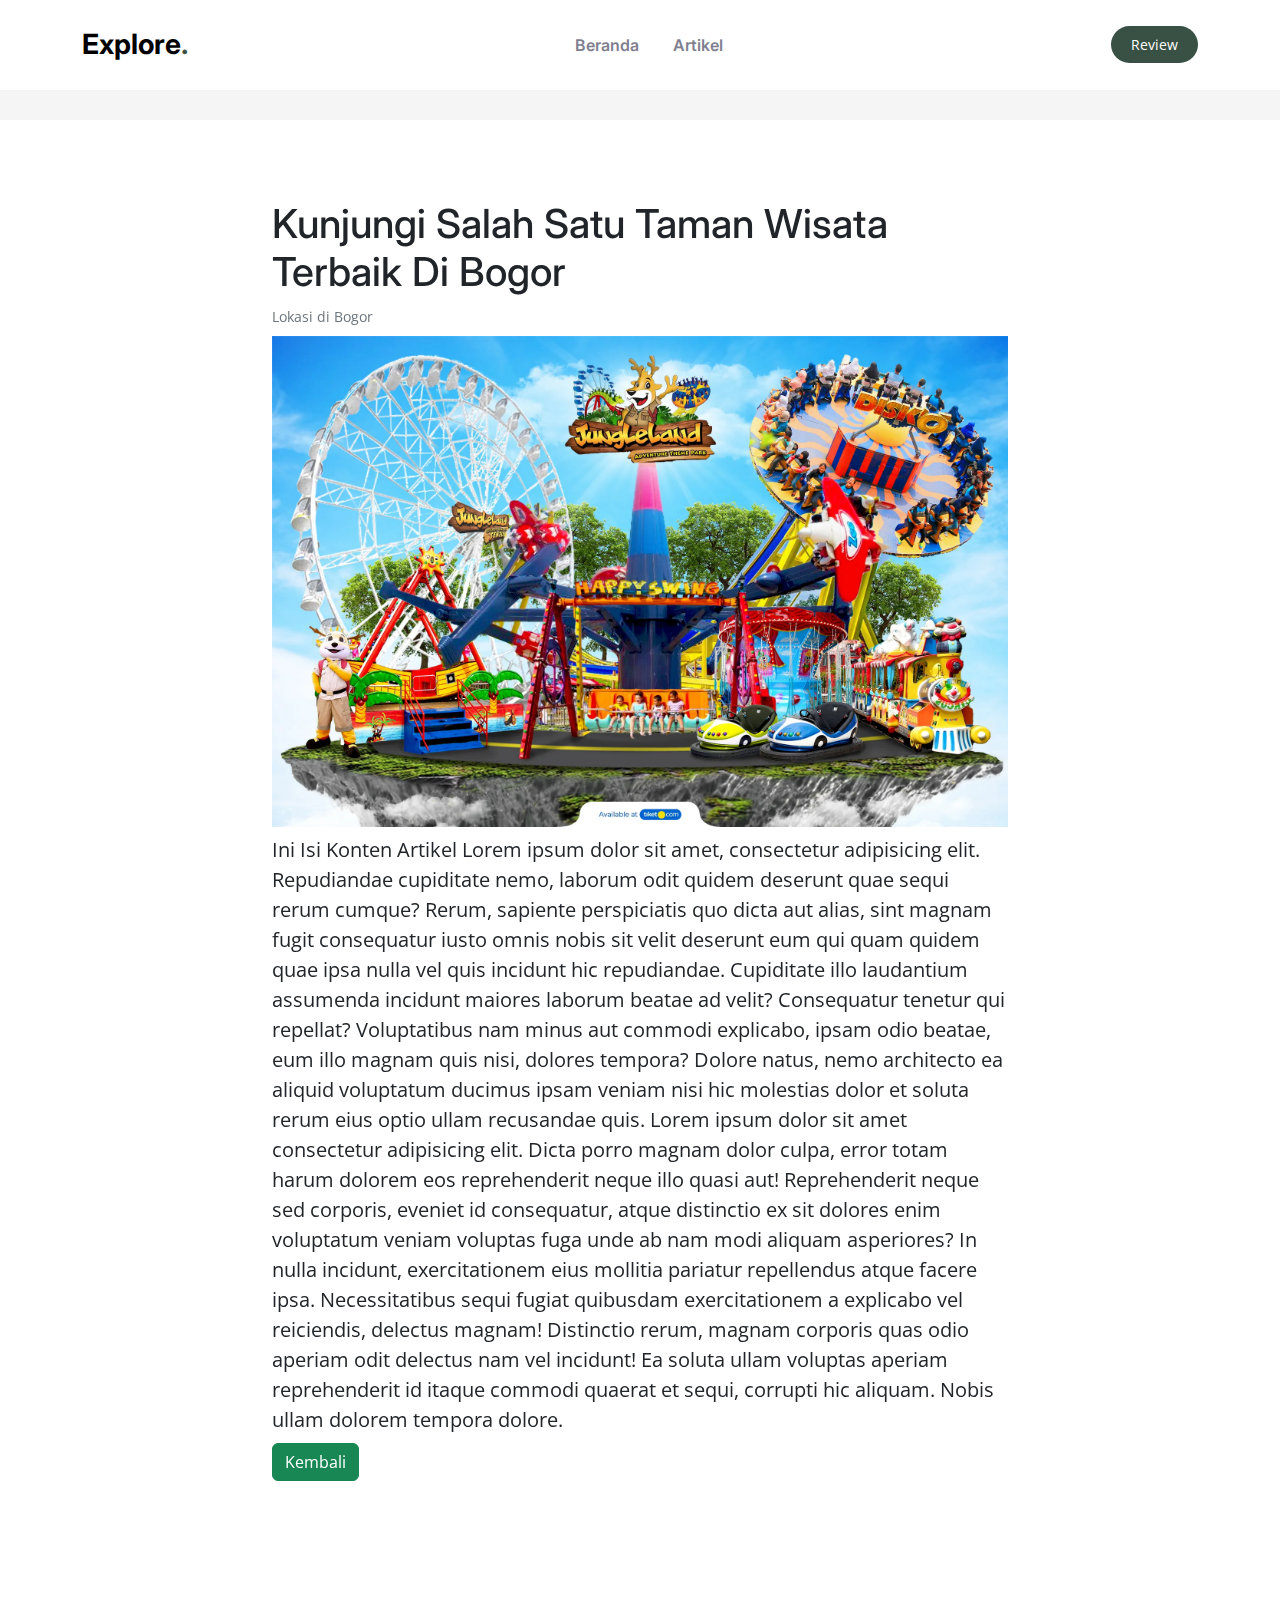
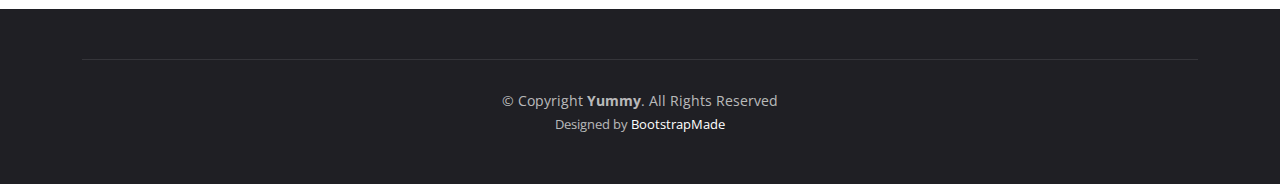
<file: jungle_land.html>
<!DOCTYPE html>
<html lang="en">

<head>
  <meta charset="utf-8">
  <meta content="width=device-width, initial-scale=1.0" name="viewport">

  <title>Jungle Land</title>
  <meta content="" name="description">
  <meta content="" name="keywords">

  <!-- Favicons -->
  <link href="assets/img/favicon.png" rel="icon">
  <link href="assets/img/apple-touch-icon.png" rel="apple-touch-icon">

  <!-- Google Fonts -->
  <link rel="preconnect" href="https://fonts.googleapis.com">
  <link rel="preconnect" href="https://fonts.gstatic.com" crossorigin>
  <link
    href="https://fonts.googleapis.com/css2?family=Open+Sans:ital,wght@0,300;0,400;0,500;0,600;0,700;1,300;1,400;1,600;1,700&family=Amatic+SC:ital,wght@0,300;0,400;0,500;0,600;0,700;1,300;1,400;1,500;1,600;1,700&family=Inter:ital,wght@0,300;0,400;0,500;0,600;0,700;1,300;1,400;1,500;1,600;1,700&display=swap"
    rel="stylesheet">

  <!-- Vendor CSS Files -->
  <link href="assets/vendor/bootstrap/css/bootstrap.min.css" rel="stylesheet">
  <link href="assets/vendor/bootstrap-icons/bootstrap-icons.css" rel="stylesheet">
  <link href="assets/vendor/aos/aos.css" rel="stylesheet">
  <link href="assets/vendor/glightbox/css/glightbox.min.css" rel="stylesheet">
  <link href="assets/vendor/swiper/swiper-bundle.min.css" rel="stylesheet">

  <!-- Template Main CSS File -->
  <link href="assets/css/main.css" rel="stylesheet">

  <!-- Custom Style CSS File -->
  <link href="assets/css/style.css" rel="stylesheet">

  <!-- =======================================================
  * Template Name: Yummy - v1.2.1
  * Template URL: https://bootstrapmade.com/yummy-bootstrap-restaurant-website-template/
  * Author: BootstrapMade.com
  * License: https://bootstrapmade.com/license/
  ======================================================== -->
</head>

<body>

  <!-- ======= Header ======= -->
  <header id="header" class="header fixed-top d-flex align-items-center">
    <div class="container d-flex align-items-center justify-content-between">

      <a href="index.html" class="logo d-flex align-items-center me-auto me-lg-0">
        <!-- Uncomment the line below if you also wish to use an image logo -->
        <!-- <img src="assets/img/logo.png" alt=""> -->
        <h1>Explore<span>.</span></h1>
      </a>

      <nav id="navbar" class="navbar">
        <ul>
          <li><a href="index.html">Beranda</a></li>
          <li><a href="articles.html">Artikel</a></li>
          <!-- <li><a href="#menu">Menu</a></li>
            <li><a href="#events">Events</a></li>
            <li><a href="#chefs">Chefs</a></li>
            <li><a href="#gallery">Gallery</a></li>
            <li class="dropdown"><a href="#"><span>Drop Down</span> <i class="bi bi-chevron-down dropdown-indicator"></i></a>
              <ul>
                <li><a href="#">Drop Down 1</a></li>
                <li class="dropdown"><a href="#"><span>Deep Drop Down</span> <i class="bi bi-chevron-down dropdown-indicator"></i></a>
                  <ul>
                    <li><a href="#">Deep Drop Down 1</a></li>
                    <li><a href="#">Deep Drop Down 2</a></li>
                    <li><a href="#">Deep Drop Down 3</a></li>
                    <li><a href="#">Deep Drop Down 4</a></li>
                    <li><a href="#">Deep Drop Down 5</a></li>
                  </ul>
                </li>
                <li><a href="#">Drop Down 2</a></li>
                <li><a href="#">Drop Down 3</a></li>
                <li><a href="#">Drop Down 4</a></li>
              </ul>
            </li>
            <li><a href="#contact">Contact</a></li> -->
        </ul>
      </nav><!-- .navbar -->



      <a class="btn-book-a-table" href="#book-a-table">Review</a>
      <i class="mobile-nav-toggle mobile-nav-show bi bi-list"></i>
      <i class="mobile-nav-toggle mobile-nav-hide d-none bi bi-x"></i>

    </div>
  </header><!-- End Header -->

  <main id="main">

    <!-- ======= Breadcrumbs ======= -->
    <div class="breadcrumbs">
      <div class="container">

      </div>
    </div><!-- End Breadcrumbs -->

    <section class="sample-page">
      <div class="container" data-aos="fade-up">

        <div class="row justify-content-center mb-5">
          <div class="col-md-8">
            <h1 class="h1">Kunjungi Salah Satu Taman Wisata Terbaik Di Bogor</h1>
            <p class="d-inline-block mb-2">
              <small class="text-muted">Lokasi di Bogor</small>
            </p>
            <div class="lokasi-img-detail">
              <img src="assets/img/destinasi/bogor/jungle.webp" alt="" class="object-fit-cover">
            </div>

            <article class="my-2 fs-5">
              Ini Isi Konten Artikel Lorem ipsum dolor sit amet, consectetur adipisicing elit. Repudiandae cupiditate nemo, laborum odit quidem deserunt quae sequi rerum cumque? Rerum, sapiente perspiciatis quo dicta aut alias, sint magnam fugit consequatur iusto omnis nobis sit velit deserunt eum qui quam quidem quae ipsa nulla vel quis incidunt hic repudiandae. Cupiditate illo laudantium assumenda incidunt maiores laborum beatae ad velit? Consequatur tenetur qui repellat? Voluptatibus nam minus aut commodi explicabo, ipsam odio beatae, eum illo magnam quis nisi, dolores tempora? Dolore natus, nemo architecto ea aliquid voluptatum ducimus ipsam veniam nisi hic molestias dolor et soluta rerum eius optio ullam recusandae quis. Lorem ipsum dolor sit amet consectetur adipisicing elit. Dicta porro magnam dolor culpa, error totam harum dolorem eos reprehenderit neque illo quasi aut! Reprehenderit neque sed corporis, eveniet id consequatur, atque distinctio ex sit dolores enim voluptatum veniam voluptas fuga unde ab nam modi aliquam asperiores? In nulla incidunt, exercitationem eius mollitia pariatur repellendus atque facere ipsa. Necessitatibus sequi fugiat quibusdam exercitationem a explicabo vel reiciendis, delectus magnam! Distinctio rerum, magnam corporis quas odio aperiam odit delectus nam vel incidunt! Ea soluta ullam voluptas aperiam reprehenderit id itaque commodi quaerat et sequi, corrupti hic aliquam. Nobis ullam dolorem tempora dolore.
            </article>
            
            <a class="btn btn-success" href="articles.html">Kembali</a>
          </div>
        </div>

      </div>
    </section>

  </main><!-- End #main -->

  <!-- ======= Footer ======= -->
  <footer id="footer" class="footer">

    <div class="container">
      <div class="copyright">
        &copy; Copyright <strong><span>Yummy</span></strong>. All Rights Reserved
      </div>
      <div class="credits">
        <!-- All the links in the footer should remain intact. -->
        <!-- You can delete the links only if you purchased the pro version. -->
        <!-- Licensing information: https://bootstrapmade.com/license/ -->
        <!-- Purchase the pro version with working PHP/AJAX contact form: https://bootstrapmade.com/yummy-bootstrap-restaurant-website-template/ -->
        Designed by <a href="https://bootstrapmade.com/">BootstrapMade</a>
      </div>
    </div>

  </footer><!-- End Footer -->
  <!-- End Footer -->

  <a href="#" class="scroll-top d-flex align-items-center justify-content-center"><i
      class="bi bi-arrow-up-short"></i></a>

  <div id="preloader"></div>

  <!-- Vendor JS Files -->
  <script src="assets/vendor/bootstrap/js/bootstrap.bundle.min.js"></script>
  <script src="assets/vendor/aos/aos.js"></script>
  <script src="assets/vendor/glightbox/js/glightbox.min.js"></script>
  <script src="assets/vendor/purecounter/purecounter_vanilla.js"></script>
  <script src="assets/vendor/swiper/swiper-bundle.min.js"></script>
  <script src="assets/vendor/php-email-form/validate.js"></script>

  <!-- Template Main JS File -->
  <script src="assets/js/main.js"></script>

</body>

</html>
</file>
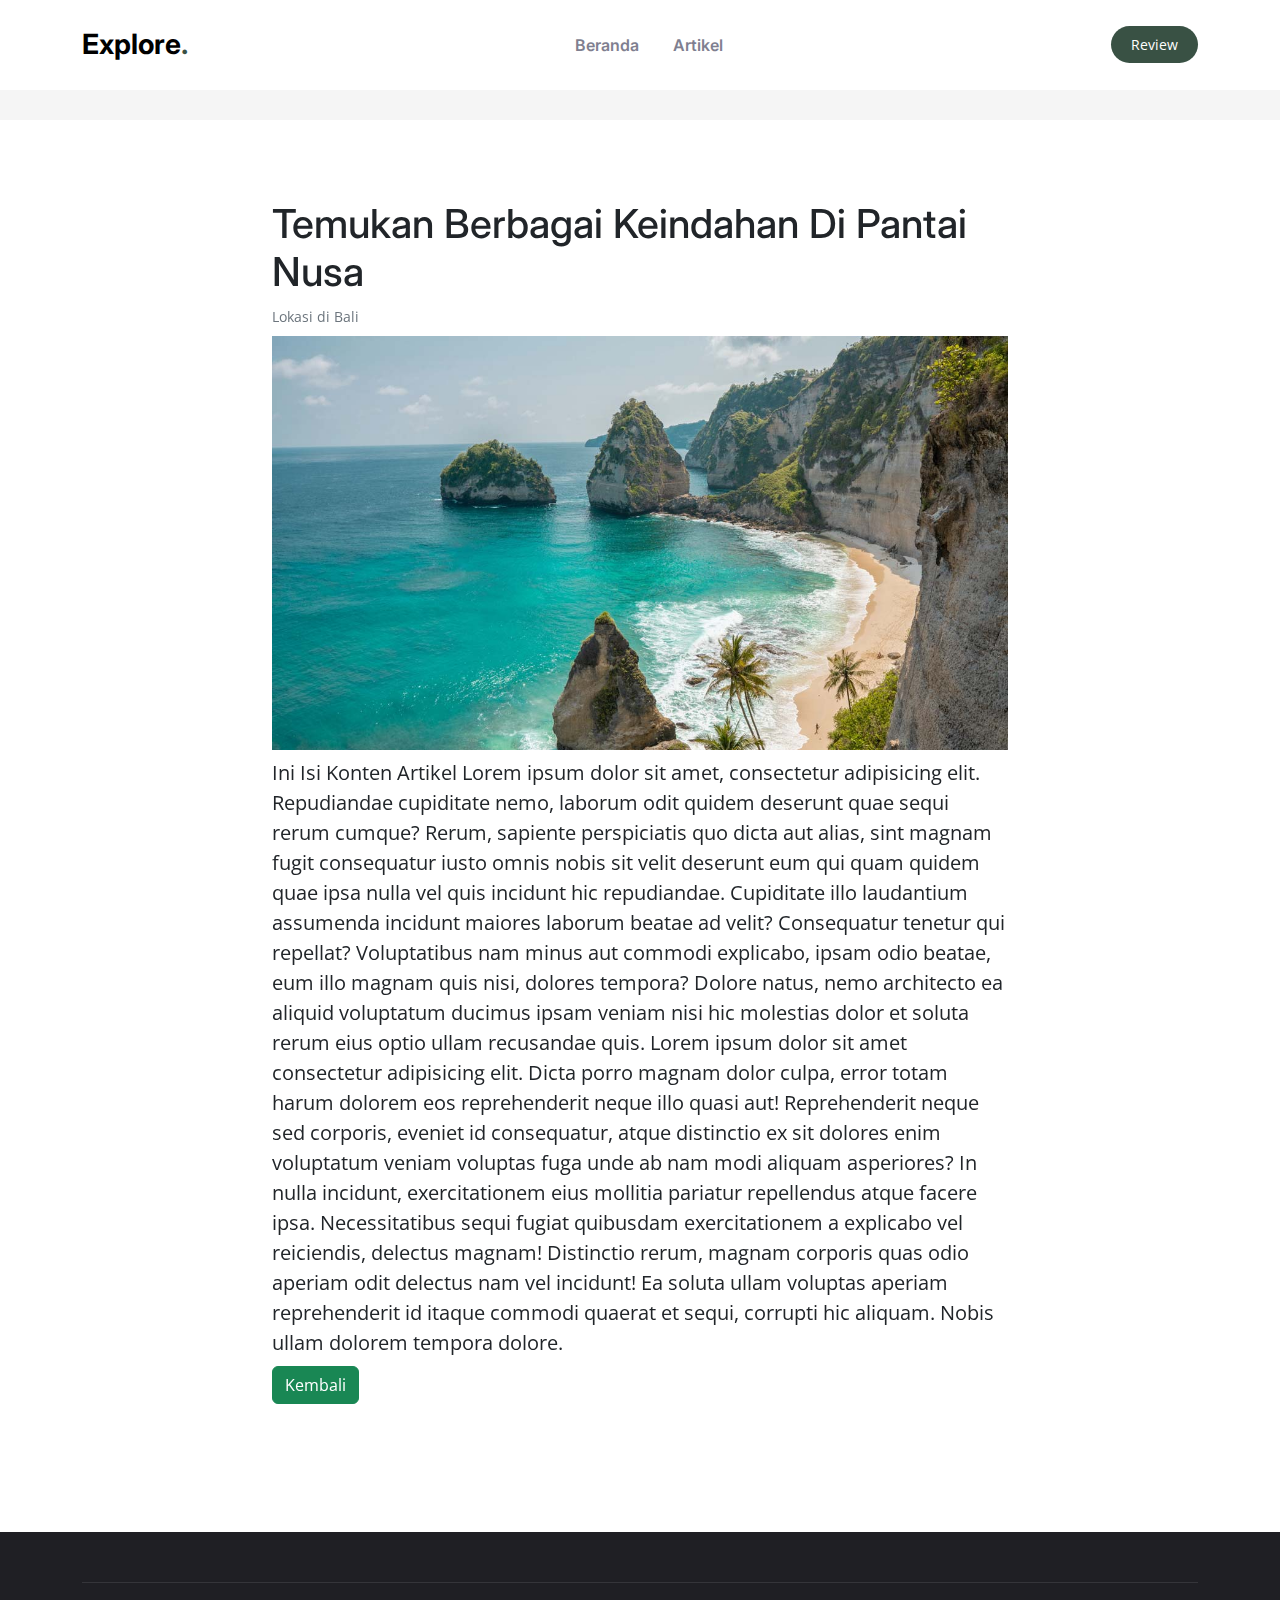
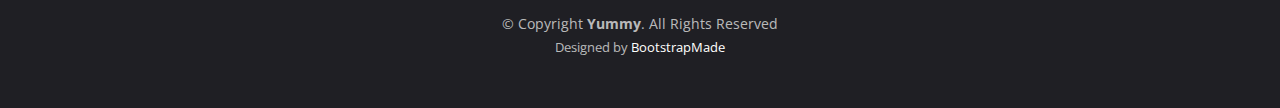
<file: pantai_nusa.html>
<!DOCTYPE html>
<html lang="en">

<head>
  <meta charset="utf-8">
  <meta content="width=device-width, initial-scale=1.0" name="viewport">

  <title>Pantai Nusa</title>
  <meta content="" name="description">
  <meta content="" name="keywords">

  <!-- Favicons -->
  <link href="assets/img/favicon.png" rel="icon">
  <link href="assets/img/apple-touch-icon.png" rel="apple-touch-icon">

  <!-- Google Fonts -->
  <link rel="preconnect" href="https://fonts.googleapis.com">
  <link rel="preconnect" href="https://fonts.gstatic.com" crossorigin>
  <link
    href="https://fonts.googleapis.com/css2?family=Open+Sans:ital,wght@0,300;0,400;0,500;0,600;0,700;1,300;1,400;1,600;1,700&family=Amatic+SC:ital,wght@0,300;0,400;0,500;0,600;0,700;1,300;1,400;1,500;1,600;1,700&family=Inter:ital,wght@0,300;0,400;0,500;0,600;0,700;1,300;1,400;1,500;1,600;1,700&display=swap"
    rel="stylesheet">

  <!-- Vendor CSS Files -->
  <link href="assets/vendor/bootstrap/css/bootstrap.min.css" rel="stylesheet">
  <link href="assets/vendor/bootstrap-icons/bootstrap-icons.css" rel="stylesheet">
  <link href="assets/vendor/aos/aos.css" rel="stylesheet">
  <link href="assets/vendor/glightbox/css/glightbox.min.css" rel="stylesheet">
  <link href="assets/vendor/swiper/swiper-bundle.min.css" rel="stylesheet">

  <!-- Template Main CSS File -->
  <link href="assets/css/main.css" rel="stylesheet">

  <!-- Custom Style CSS File -->
  <link href="assets/css/style.css" rel="stylesheet">

  <!-- =======================================================
  * Template Name: Yummy - v1.2.1
  * Template URL: https://bootstrapmade.com/yummy-bootstrap-restaurant-website-template/
  * Author: BootstrapMade.com
  * License: https://bootstrapmade.com/license/
  ======================================================== -->
</head>

<body>

  <!-- ======= Header ======= -->
  <header id="header" class="header fixed-top d-flex align-items-center">
    <div class="container d-flex align-items-center justify-content-between">

      <a href="index.html" class="logo d-flex align-items-center me-auto me-lg-0">
        <!-- Uncomment the line below if you also wish to use an image logo -->
        <!-- <img src="assets/img/logo.png" alt=""> -->
        <h1>Explore<span>.</span></h1>
      </a>

      <nav id="navbar" class="navbar">
        <ul>
          <li><a href="index.html">Beranda</a></li>
          <li><a href="articles.html">Artikel</a></li>
          <!-- <li><a href="#menu">Menu</a></li>
            <li><a href="#events">Events</a></li>
            <li><a href="#chefs">Chefs</a></li>
            <li><a href="#gallery">Gallery</a></li>
            <li class="dropdown"><a href="#"><span>Drop Down</span> <i class="bi bi-chevron-down dropdown-indicator"></i></a>
              <ul>
                <li><a href="#">Drop Down 1</a></li>
                <li class="dropdown"><a href="#"><span>Deep Drop Down</span> <i class="bi bi-chevron-down dropdown-indicator"></i></a>
                  <ul>
                    <li><a href="#">Deep Drop Down 1</a></li>
                    <li><a href="#">Deep Drop Down 2</a></li>
                    <li><a href="#">Deep Drop Down 3</a></li>
                    <li><a href="#">Deep Drop Down 4</a></li>
                    <li><a href="#">Deep Drop Down 5</a></li>
                  </ul>
                </li>
                <li><a href="#">Drop Down 2</a></li>
                <li><a href="#">Drop Down 3</a></li>
                <li><a href="#">Drop Down 4</a></li>
              </ul>
            </li>
            <li><a href="#contact">Contact</a></li> -->
        </ul>
      </nav><!-- .navbar -->



      <a class="btn-book-a-table" href="#book-a-table">Review</a>
      <i class="mobile-nav-toggle mobile-nav-show bi bi-list"></i>
      <i class="mobile-nav-toggle mobile-nav-hide d-none bi bi-x"></i>

    </div>
  </header><!-- End Header -->

  <main id="main">

    <!-- ======= Breadcrumbs ======= -->
    <div class="breadcrumbs">
      <div class="container">

      </div>
    </div><!-- End Breadcrumbs -->

    <section class="sample-page">
      <div class="container" data-aos="fade-up">

        <div class="row justify-content-center mb-5">
          <div class="col-md-8">
            <h1 class="h1">Temukan Berbagai Keindahan Di Pantai Nusa</h1>
            <p class="d-inline-block mb-2">
              <small class="text-muted">Lokasi di Bali</small>
            </p>
            <div class="lokasi-img-detail">
              <img src="assets/img/destinasi/bali/pantai_nusa.jpg" alt="" class="object-fit-cover">
            </div>

            <article class="my-2 fs-5">
              Ini Isi Konten Artikel Lorem ipsum dolor sit amet, consectetur adipisicing elit. Repudiandae cupiditate nemo, laborum odit quidem deserunt quae sequi rerum cumque? Rerum, sapiente perspiciatis quo dicta aut alias, sint magnam fugit consequatur iusto omnis nobis sit velit deserunt eum qui quam quidem quae ipsa nulla vel quis incidunt hic repudiandae. Cupiditate illo laudantium assumenda incidunt maiores laborum beatae ad velit? Consequatur tenetur qui repellat? Voluptatibus nam minus aut commodi explicabo, ipsam odio beatae, eum illo magnam quis nisi, dolores tempora? Dolore natus, nemo architecto ea aliquid voluptatum ducimus ipsam veniam nisi hic molestias dolor et soluta rerum eius optio ullam recusandae quis. Lorem ipsum dolor sit amet consectetur adipisicing elit. Dicta porro magnam dolor culpa, error totam harum dolorem eos reprehenderit neque illo quasi aut! Reprehenderit neque sed corporis, eveniet id consequatur, atque distinctio ex sit dolores enim voluptatum veniam voluptas fuga unde ab nam modi aliquam asperiores? In nulla incidunt, exercitationem eius mollitia pariatur repellendus atque facere ipsa. Necessitatibus sequi fugiat quibusdam exercitationem a explicabo vel reiciendis, delectus magnam! Distinctio rerum, magnam corporis quas odio aperiam odit delectus nam vel incidunt! Ea soluta ullam voluptas aperiam reprehenderit id itaque commodi quaerat et sequi, corrupti hic aliquam. Nobis ullam dolorem tempora dolore.
            </article>
            
            <a class="btn btn-success" href="articles.html">Kembali</a>
          </div>
        </div>

      </div>
    </section>

  </main><!-- End #main -->

  <!-- ======= Footer ======= -->
  <footer id="footer" class="footer">

    <div class="container">
      <div class="copyright">
        &copy; Copyright <strong><span>Yummy</span></strong>. All Rights Reserved
      </div>
      <div class="credits">
        <!-- All the links in the footer should remain intact. -->
        <!-- You can delete the links only if you purchased the pro version. -->
        <!-- Licensing information: https://bootstrapmade.com/license/ -->
        <!-- Purchase the pro version with working PHP/AJAX contact form: https://bootstrapmade.com/yummy-bootstrap-restaurant-website-template/ -->
        Designed by <a href="https://bootstrapmade.com/">BootstrapMade</a>
      </div>
    </div>

  </footer><!-- End Footer -->
  <!-- End Footer -->

  <a href="#" class="scroll-top d-flex align-items-center justify-content-center"><i
      class="bi bi-arrow-up-short"></i></a>

  <div id="preloader"></div>

  <!-- Vendor JS Files -->
  <script src="assets/vendor/bootstrap/js/bootstrap.bundle.min.js"></script>
  <script src="assets/vendor/aos/aos.js"></script>
  <script src="assets/vendor/glightbox/js/glightbox.min.js"></script>
  <script src="assets/vendor/purecounter/purecounter_vanilla.js"></script>
  <script src="assets/vendor/swiper/swiper-bundle.min.js"></script>
  <script src="assets/vendor/php-email-form/validate.js"></script>

  <!-- Template Main JS File -->
  <script src="assets/js/main.js"></script>

</body>

</html>
</file>
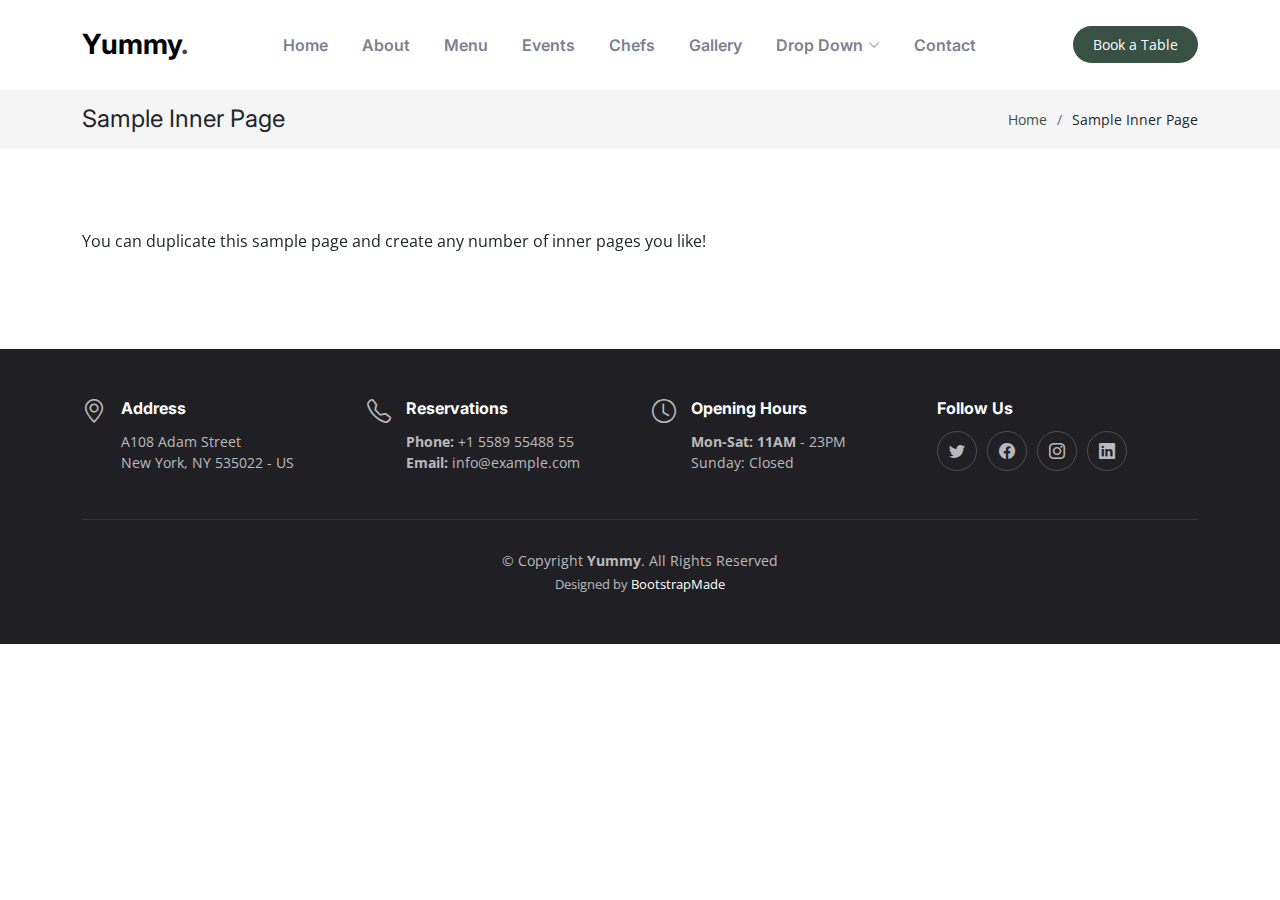
<file: sample-inner-page.html>
<!DOCTYPE html>
<html lang="en">

<head>
  <meta charset="utf-8">
  <meta content="width=device-width, initial-scale=1.0" name="viewport">

  <title>[Template] Sample Inner Page</title>
  <meta content="" name="description">
  <meta content="" name="keywords">

  <!-- Favicons -->
  <link href="assets/img/favicon.png" rel="icon">
  <link href="assets/img/apple-touch-icon.png" rel="apple-touch-icon">

  <!-- Google Fonts -->
  <link rel="preconnect" href="https://fonts.googleapis.com">
  <link rel="preconnect" href="https://fonts.gstatic.com" crossorigin>
  <link href="https://fonts.googleapis.com/css2?family=Open+Sans:ital,wght@0,300;0,400;0,500;0,600;0,700;1,300;1,400;1,600;1,700&family=Amatic+SC:ital,wght@0,300;0,400;0,500;0,600;0,700;1,300;1,400;1,500;1,600;1,700&family=Inter:ital,wght@0,300;0,400;0,500;0,600;0,700;1,300;1,400;1,500;1,600;1,700&display=swap" rel="stylesheet">

  <!-- Vendor CSS Files -->
  <link href="assets/vendor/bootstrap/css/bootstrap.min.css" rel="stylesheet">
  <link href="assets/vendor/bootstrap-icons/bootstrap-icons.css" rel="stylesheet">
  <link href="assets/vendor/aos/aos.css" rel="stylesheet">
  <link href="assets/vendor/glightbox/css/glightbox.min.css" rel="stylesheet">
  <link href="assets/vendor/swiper/swiper-bundle.min.css" rel="stylesheet">

  <!-- Template Main CSS File -->
  <link href="assets/css/main.css" rel="stylesheet">

  <!-- =======================================================
  * Template Name: Yummy - v1.2.1
  * Template URL: https://bootstrapmade.com/yummy-bootstrap-restaurant-website-template/
  * Author: BootstrapMade.com
  * License: https://bootstrapmade.com/license/
  ======================================================== -->
</head>

<body>

  <!-- ======= Header ======= -->
  <header id="header" class="header fixed-top d-flex align-items-center">
    <div class="container d-flex align-items-center justify-content-between">

      <a href="index.html" class="logo d-flex align-items-center me-auto me-lg-0">
        <!-- Uncomment the line below if you also wish to use an image logo -->
        <!-- <img src="assets/img/logo.png" alt=""> -->
        <h1>Yummy<span>.</span></h1>
      </a>

      <nav id="navbar" class="navbar">
        <ul>
          <li><a href="#hero">Home</a></li>
          <li><a href="#about">About</a></li>
          <li><a href="#menu">Menu</a></li>
          <li><a href="#events">Events</a></li>
          <li><a href="#chefs">Chefs</a></li>
          <li><a href="#gallery">Gallery</a></li>
          <li class="dropdown"><a href="#"><span>Drop Down</span> <i class="bi bi-chevron-down dropdown-indicator"></i></a>
            <ul>
              <li><a href="#">Drop Down 1</a></li>
              <li class="dropdown"><a href="#"><span>Deep Drop Down</span> <i class="bi bi-chevron-down dropdown-indicator"></i></a>
                <ul>
                  <li><a href="#">Deep Drop Down 1</a></li>
                  <li><a href="#">Deep Drop Down 2</a></li>
                  <li><a href="#">Deep Drop Down 3</a></li>
                  <li><a href="#">Deep Drop Down 4</a></li>
                  <li><a href="#">Deep Drop Down 5</a></li>
                </ul>
              </li>
              <li><a href="#">Drop Down 2</a></li>
              <li><a href="#">Drop Down 3</a></li>
              <li><a href="#">Drop Down 4</a></li>
            </ul>
          </li>
          <li><a href="#contact">Contact</a></li>
        </ul>
      </nav><!-- .navbar -->

      <a class="btn-book-a-table" href="#book-a-table">Book a Table</a>
      <i class="mobile-nav-toggle mobile-nav-show bi bi-list"></i>
      <i class="mobile-nav-toggle mobile-nav-hide d-none bi bi-x"></i>

    </div>
  </header><!-- End Header -->

  <main id="main">

    <!-- ======= Breadcrumbs ======= -->
    <div class="breadcrumbs">
      <div class="container">

        <div class="d-flex justify-content-between align-items-center">
          <h2>Sample Inner Page</h2>
          <ol>
            <li><a href="index.html">Home</a></li>
            <li>Sample Inner Page</li>
          </ol>
        </div>

      </div>
    </div><!-- End Breadcrumbs -->

    <section class="sample-page">
      <div class="container" data-aos="fade-up">

        <p>
          You can duplicate this sample page and create any number of inner pages you like!
        </p>

      </div>
    </section>

  </main><!-- End #main -->

  <!-- ======= Footer ======= -->
  <footer id="footer" class="footer">

    <div class="container">
      <div class="row gy-3">
        <div class="col-lg-3 col-md-6 d-flex">
          <i class="bi bi-geo-alt icon"></i>
          <div>
            <h4>Address</h4>
            <p>
              A108 Adam Street <br>
              New York, NY 535022 - US<br>
            </p>
          </div>

        </div>

        <div class="col-lg-3 col-md-6 footer-links d-flex">
          <i class="bi bi-telephone icon"></i>
          <div>
            <h4>Reservations</h4>
            <p>
              <strong>Phone:</strong> +1 5589 55488 55<br>
              <strong>Email:</strong> info@example.com<br>
            </p>
          </div>
        </div>

        <div class="col-lg-3 col-md-6 footer-links d-flex">
          <i class="bi bi-clock icon"></i>
          <div>
            <h4>Opening Hours</h4>
            <p>
              <strong>Mon-Sat: 11AM</strong> - 23PM<br>
              Sunday: Closed
            </p>
          </div>
        </div>

        <div class="col-lg-3 col-md-6 footer-links">
          <h4>Follow Us</h4>
          <div class="social-links d-flex">
            <a href="#" class="twitter"><i class="bi bi-twitter"></i></a>
            <a href="#" class="facebook"><i class="bi bi-facebook"></i></a>
            <a href="#" class="instagram"><i class="bi bi-instagram"></i></a>
            <a href="#" class="linkedin"><i class="bi bi-linkedin"></i></a>
          </div>
        </div>

      </div>
    </div>

    <div class="container">
      <div class="copyright">
        &copy; Copyright <strong><span>Yummy</span></strong>. All Rights Reserved
      </div>
      <div class="credits">
        <!-- All the links in the footer should remain intact. -->
        <!-- You can delete the links only if you purchased the pro version. -->
        <!-- Licensing information: https://bootstrapmade.com/license/ -->
        <!-- Purchase the pro version with working PHP/AJAX contact form: https://bootstrapmade.com/yummy-bootstrap-restaurant-website-template/ -->
        Designed by <a href="https://bootstrapmade.com/">BootstrapMade</a>
      </div>
    </div>

  </footer><!-- End Footer -->
  <!-- End Footer -->

  <a href="#" class="scroll-top d-flex align-items-center justify-content-center"><i class="bi bi-arrow-up-short"></i></a>

  <div id="preloader"></div>

  <!-- Vendor JS Files -->
  <script src="assets/vendor/bootstrap/js/bootstrap.bundle.min.js"></script>
  <script src="assets/vendor/aos/aos.js"></script>
  <script src="assets/vendor/glightbox/js/glightbox.min.js"></script>
  <script src="assets/vendor/purecounter/purecounter_vanilla.js"></script>
  <script src="assets/vendor/swiper/swiper-bundle.min.js"></script>
  <script src="assets/vendor/php-email-form/validate.js"></script>

  <!-- Template Main JS File -->
  <script src="assets/js/main.js"></script>

</body>

</html>
</file>
<file: assets/css/style.css>
#hero {
  background: linear-gradient(rgba(0, 0, 0, 0.2), rgba(0, 0, 0, 0.3)), url(../img/destinasi/Gunung_Gede.jpg);
  background-position: center;
}

#jembatan {
  background-image: url(../img/destinasi/jembatan1.jpg);
  background-position: center;
}

.object-fit-cover {
  width: 100%;
  height: 100%;
  object-fit: cover;
  /*magic*/
} 

.lokasi-img {
  max-width: 700px;
  height: 300px;
}
</file>
<file: assets/css/main.css>
/**
* Template Name: Yummy - v1.2.1
* Template URL: https://bootstrapmade.com/yummy-bootstrap-restaurant-website-template/
* Author: BootstrapMade.com
* License: https://bootstrapmade.com/license/
*/

/*--------------------------------------------------------------
# Set main reusable colors and fonts using CSS variables
# Learn more about CSS variables at https://developer.mozilla.org/en-US/docs/Web/CSS/Using_CSS_custom_properties
--------------------------------------------------------------*/
/* Fonts */
:root {
  --font-default: "Open Sans", system-ui, -apple-system, "Segoe UI", Roboto, "Helvetica Neue", Arial, "Noto Sans", "Liberation Sans", sans-serif, "Apple Color Emoji", "Segoe UI Emoji", "Segoe UI Symbol", "Noto Color Emoji";
  --font-primary: "Amatic SC", sans-serif;
  --font-secondary: "Inter", sans-serif;
}

/* Colors */
:root {
  --color-default: #212529;
  --color-primary: #395144;
  --color-secondary: #37373f;
}

/* Smooth scroll behavior */
:root {
  scroll-behavior: smooth;
}

/*--------------------------------------------------------------
# General
--------------------------------------------------------------*/
body {
  font-family: var(--font-default);
  color: var(--color-default);
}

a {
  color: var(--color-primary);
  text-decoration: none;
}

a:hover {
  color: #4E6C50;
  text-decoration: none;
}

h1,
h2,
h3,
h4,
h5,
h6 {
  font-family: var(--font-secondary);
}

/*--------------------------------------------------------------
# Sections & Section Header
--------------------------------------------------------------*/
section {
  overflow: hidden;
  padding: 80px 0;
}

.section-bg {
  background-color: #eee;
}

.section-header {
  text-align: center;
  padding-bottom: 30px;
}

.section-header h2 {
  font-size: 13px;
  letter-spacing: 1px;
  font-weight: 400;
  margin: 0;
  padding: 0;
  color: #7f7f90;
  text-transform: uppercase;
  font-family: var(--font-default);
}

.section-header p {
  margin: 0;
  font-size: 48px;
  font-weight: 400;
  font-family: var(--font-primary);
}

.section-header p span {
  color: var(--color-primary);
}

/*--------------------------------------------------------------
# Breadcrumbs
--------------------------------------------------------------*/
.breadcrumbs {
  padding: 15px 0;
  background: rgba(55, 55, 63, 0.05);
  margin-top: 90px;
}

@media (max-width: 575px) {
  .breadcrumbs {
    margin-top: 70px;
  }
}

.breadcrumbs h2 {
  font-size: 24px;
  font-weight: 400;
  margin: 0;
}

.breadcrumbs ol {
  display: flex;
  flex-wrap: wrap;
  list-style: none;
  padding: 0;
  margin: 0;
  font-size: 14px;
}

.breadcrumbs ol li+li {
  padding-left: 10px;
}

.breadcrumbs ol li+li::before {
  display: inline-block;
  padding-right: 10px;
  color: #676775;
  content: "/";
}

@media (max-width: 992px) {
  .breadcrumbs .d-flex {
    display: block !important;
  }

  .breadcrumbs h2 {
    margin-bottom: 10px;
  }

  .breadcrumbs ol {
    display: block;
  }

  .breadcrumbs ol li {
    display: inline-block;
  }
}

/*--------------------------------------------------------------
# Scroll top button
--------------------------------------------------------------*/
.scroll-top {
  position: fixed;
  visibility: hidden;
  opacity: 0;
  right: 15px;
  bottom: 15px;
  z-index: 99999;
  background: var(--color-primary);
  width: 44px;
  height: 44px;
  border-radius: 50px;
  transition: all 0.4s;
}

.scroll-top i {
  font-size: 24px;
  color: #fff;
  line-height: 0;
}

.scroll-top:hover {
  background: #395144;
  color: #fff;
}

.scroll-top.active {
  visibility: visible;
  opacity: 1;
}

/*--------------------------------------------------------------
# Preloader
--------------------------------------------------------------*/
#preloader {
  position: fixed;
  inset: 0;
  z-index: 9999;
  overflow: hidden;
  background: #fff;
  transition: all 0.6s ease-out;
  width: 100%;
  height: 100vh;
}

#preloader:before,
#preloader:after {
  content: "";
  position: absolute;
  border: 4px solid var(--color-primary);
  border-radius: 50%;
  -webkit-animation: animate-preloader 2s cubic-bezier(0, 0.2, 0.8, 1) infinite;
  animation: animate-preloader 2s cubic-bezier(0, 0.2, 0.8, 1) infinite;
}

#preloader:after {
  -webkit-animation-delay: -0.5s;
  animation-delay: -0.5s;
}

@-webkit-keyframes animate-preloader {
  0% {
    width: 10px;
    height: 10px;
    top: calc(50% - 5px);
    left: calc(50% - 5px);
    opacity: 1;
  }

  100% {
    width: 72px;
    height: 72px;
    top: calc(50% - 36px);
    left: calc(50% - 36px);
    opacity: 0;
  }
}

@keyframes animate-preloader {
  0% {
    width: 10px;
    height: 10px;
    top: calc(50% - 5px);
    left: calc(50% - 5px);
    opacity: 1;
  }

  100% {
    width: 72px;
    height: 72px;
    top: calc(50% - 36px);
    left: calc(50% - 36px);
    opacity: 0;
  }
}

/*--------------------------------------------------------------
# Disable aos animation delay on mobile devices
--------------------------------------------------------------*/
@media screen and (max-width: 768px) {
  [data-aos-delay] {
    transition-delay: 0 !important;
  }
}

/*--------------------------------------------------------------
# Header
--------------------------------------------------------------*/
.header {
  background: #fff;
  transition: all 0.5s;
  z-index: 997;
  height: 90px;
  border-bottom: 1px solid #fff;
}

@media (max-width: 575px) {
  .header {
    height: 70px;
  }
}

.header.sticked {
  border-color: #fff;
  border-color: #eee;
}

.header .logo img {
  max-height: 40px;
  margin-right: 6px;
}

.header .logo h1 {
  font-size: 28px;
  font-weight: 700;
  color: #000;
  margin: 0;
  font-family: var(--font-secondary);
}

.header .logo h1 span {
  color: var(--color-primary);
}

.header .btn-book-a-table,
.header .btn-book-a-table:focus {
  font-size: 14px;
  color: #fff;
  background: var(--color-primary);
  padding: 8px 20px;
  margin-left: 30px;
  border-radius: 50px;
  transition: 0.3s;
}

.header .btn-book-a-table:hover,
.header .btn-book-a-table:focus:hover {
  color: #fff;
  background: rgba(57, 81, 68, 0.8);
}

section {
  scroll-margin-top: 90px;
}

/*--------------------------------------------------------------
# Desktop Navigation
--------------------------------------------------------------*/
@media (min-width: 1280px) {
  .navbar {
    padding: 0;
  }

  .navbar ul {
    margin: 0;
    padding: 0;
    display: flex;
    list-style: none;
    align-items: center;
  }

  .navbar li {
    position: relative;
  }

  .navbar>ul>li {
    white-space: nowrap;
    padding: 10px 0 10px 28px;
  }

  .navbar a,
  .navbar a:focus {
    display: flex;
    align-items: center;
    justify-content: space-between;
    padding: 0 3px;
    font-family: var(--font-secondary);
    font-size: 16px;
    font-weight: 600;
    color: #7f7f90;
    white-space: nowrap;
    transition: 0.3s;
    position: relative;
  }

  .navbar a i,
  .navbar a:focus i {
    font-size: 12px;
    line-height: 0;
    margin-left: 5px;
  }

  .navbar>ul>li>a:before {
    content: "";
    position: absolute;
    width: 100%;
    height: 2px;
    bottom: -6px;
    left: 0;
    background-color: var(--color-primary);
    visibility: hidden;
    width: 0px;
    transition: all 0.3s ease-in-out 0s;
  }

  .navbar a:hover:before,
  .navbar li:hover>a:before,
  .navbar .active:before {
    visibility: visible;
    width: 100%;
  }

  .navbar a:hover,
  .navbar .active,
  .navbar .active:focus,
  .navbar li:hover>a {
    color: #000;
  }

  .navbar .dropdown ul {
    display: block;
    position: absolute;
    left: 28px;
    top: calc(100% + 30px);
    margin: 0;
    padding: 10px 0;
    z-index: 99;
    opacity: 0;
    visibility: hidden;
    background: #fff;
    box-shadow: 0px 0px 30px rgba(127, 137, 161, 0.25);
    transition: 0.3s;
    border-radius: 4px;
  }

  .navbar .dropdown ul li {
    min-width: 200px;
  }

  .navbar .dropdown ul a {
    padding: 10px 20px;
    font-size: 15px;
    text-transform: none;
    font-weight: 600;
  }

  .navbar .dropdown ul a i {
    font-size: 12px;
  }

  .navbar .dropdown ul a:hover,
  .navbar .dropdown ul .active:hover,
  .navbar .dropdown ul li:hover>a {
    color: var(--color-primary);
  }

  .navbar .dropdown:hover>ul {
    opacity: 1;
    top: 100%;
    visibility: visible;
  }

  .navbar .dropdown .dropdown ul {
    top: 0;
    left: calc(100% - 30px);
    visibility: hidden;
  }

  .navbar .dropdown .dropdown:hover>ul {
    opacity: 1;
    top: 0;
    left: 100%;
    visibility: visible;
  }
}

@media (min-width: 1280px) and (max-width: 1366px) {
  .navbar .dropdown .dropdown ul {
    left: -90%;
  }

  .navbar .dropdown .dropdown:hover>ul {
    left: -100%;
  }
}

@media (min-width: 1280px) {

  .mobile-nav-show,
  .mobile-nav-hide {
    display: none;
  }
}

/*--------------------------------------------------------------
# Mobile Navigation
--------------------------------------------------------------*/
@media (max-width: 1279px) {
  .navbar {
    position: fixed;
    top: 0;
    right: -100%;
    width: 100%;
    max-width: 400px;
    border-left: 1px solid #666;
    bottom: 0;
    transition: 0.3s;
    z-index: 9997;
  }

  .navbar ul {
    position: absolute;
    inset: 0;
    padding: 50px 0 10px 0;
    margin: 0;
    background: rgba(255, 255, 255, 0.9);
    overflow-y: auto;
    transition: 0.3s;
    z-index: 9998;
  }

  .navbar a,
  .navbar a:focus {
    display: flex;
    align-items: center;
    justify-content: space-between;
    padding: 10px 20px;
    font-family: var(--font-secondary);
    border-bottom: 2px solid rgba(255, 255, 255, 0.8);
    font-size: 16px;
    font-weight: 600;
    color: #7f7f90;
    white-space: nowrap;
    transition: 0.3s;
  }

  .navbar a i,
  .navbar a:focus i {
    font-size: 12px;
    line-height: 0;
    margin-left: 5px;
  }

  .navbar a:hover,
  .navbar li:hover>a {
    color: #000;
  }

  .navbar .active,
  .navbar .active:focus {
    color: #000;
    border-color: var(--color-primary);
  }

  .navbar .dropdown ul,
  .navbar .dropdown .dropdown ul {
    position: static;
    display: none;
    padding: 10px 0;
    margin: 10px 20px;
    transition: all 0.5s ease-in-out;
    border: 1px solid #eee;
  }

  .navbar .dropdown>.dropdown-active,
  .navbar .dropdown .dropdown>.dropdown-active {
    display: block;
  }

  .mobile-nav-show {
    color: var(--color-secondary);
    font-size: 28px;
    cursor: pointer;
    line-height: 0;
    transition: 0.5s;
    z-index: 9999;
    margin: 0 10px 0 20px;
  }

  .mobile-nav-hide {
    color: var(--color-secondary);
    font-size: 32px;
    cursor: pointer;
    line-height: 0;
    transition: 0.5s;
    position: fixed;
    right: 20px;
    top: 20px;
    z-index: 9999;
  }

  .mobile-nav-active {
    overflow: hidden;
  }

  .mobile-nav-active .navbar {
    right: 0;
  }

  .mobile-nav-active .navbar:before {
    content: "";
    position: fixed;
    inset: 0;
    background: rgba(255, 255, 255, 0.8);
    z-index: 9996;
  }
}

/*--------------------------------------------------------------
# About Section
--------------------------------------------------------------*/
.about .about-img {
  min-height: 500px;
}

.about h3 {
  font-weight: 700;
  font-size: 36px;
  margin-bottom: 30px;
  font-family: var(--font-secondary);
}

.about .call-us {
  left: 10%;
  right: 10%;
  bottom: 10%;
  background-color: rgba(240, 235, 206, 0.8);
  box-shadow: 0px 2px 25px rgba(0, 0, 0, 0.08);
  padding: 20px;
  text-align: center;
}

.about .call-us h4 {
  font-size: 24px;
  font-weight: 700;
  margin-bottom: 5px;
  font-family: var(--font-default);
}

.about .call-us p {
  font-size: 28px;
  font-weight: 700;
  color: var(--color-primary);
}

.about .content ul {
  list-style: none;
  padding: 0;
}

.about .content ul li {
  padding: 0 0 8px 26px;
  position: relative;
}

.about .content ul i {
  position: absolute;
  font-size: 20px;
  left: 0;
  top: -3px;
  color: var(--color-primary);
}

.about .content p:last-child {
  margin-bottom: 0;
}

.about .play-btn {
  width: 94px;
  height: 94px;
  background: radial-gradient(var(--color-primary) 50%, rgba(57, 81, 68, 0.4) 52%);
  border-radius: 50%;
  display: block;
  position: absolute;
  left: calc(50% - 47px);
  top: calc(50% - 47px);
  overflow: hidden;
}

.about .play-btn:before {
  content: "";
  position: absolute;
  width: 120px;
  height: 120px;
  -webkit-animation-delay: 0s;
  animation-delay: 0s;
  -webkit-animation: pulsate-btn 2s;
  animation: pulsate-btn 2s;
  -webkit-animation-direction: forwards;
  animation-direction: forwards;
  -webkit-animation-iteration-count: infinite;
  animation-iteration-count: infinite;
  -webkit-animation-timing-function: steps;
  animation-timing-function: steps;
  opacity: 1;
  border-radius: 50%;
  border: 5px solid rgba(57, 81, 68, 0.7);
  top: -15%;
  left: -15%;
  background: rgba(198, 16, 0, 0);
}

.about .play-btn:after {
  content: "";
  position: absolute;
  left: 50%;
  top: 50%;
  transform: translateX(-40%) translateY(-50%);
  width: 0;
  height: 0;
  border-top: 10px solid transparent;
  border-bottom: 10px solid transparent;
  border-left: 15px solid #fff;
  z-index: 100;
  transition: all 400ms cubic-bezier(0.55, 0.055, 0.675, 0.19);
}

.about .play-btn:hover:before {
  content: "";
  position: absolute;
  left: 50%;
  top: 50%;
  transform: translateX(-40%) translateY(-50%);
  width: 0;
  height: 0;
  border: none;
  border-top: 10px solid transparent;
  border-bottom: 10px solid transparent;
  border-left: 15px solid #fff;
  z-index: 200;
  -webkit-animation: none;
  animation: none;
  border-radius: 0;
}

.about .play-btn:hover:after {
  border-left: 15px solid var(--color-primary);
  transform: scale(20);
}

@-webkit-keyframes pulsate-btn {
  0% {
    transform: scale(0.6, 0.6);
    opacity: 1;
  }

  100% {
    transform: scale(1, 1);
    opacity: 0;
  }
}

@keyframes pulsate-btn {
  0% {
    transform: scale(0.6, 0.6);
    opacity: 1;
  }

  100% {
    transform: scale(1, 1);
    opacity: 0;
  }
}

/*--------------------------------------------------------------
# Why Us Section
--------------------------------------------------------------*/
.why-us .why-box {
  padding: 30px;
  background: var(--color-primary);
  color: #fff;
}

.why-us .why-box h3 {
  font-weight: 700;
  font-size: 34px;
  margin-bottom: 30px;
}

.why-us .why-box p {
  margin-bottom: 30px;
}

.why-us .why-box .more-btn {
  display: inline-block;
  background: rgba(255, 255, 255, 0.3);
  padding: 6px 30px 8px 30px;
  color: #fff;
  border-radius: 50px;
  transition: all ease-in-out 0.4s;
}

.why-us .why-box .more-btn i {
  font-size: 14px;
}

.why-us .why-box .more-btn:hover {
  color: var(--color-primary);
  background: #fff;
}

.why-us .icon-box {
  text-align: center;
  background: #fff;
  padding: 40px 30px;
  width: 100%;
  height: 100%;
  border: 1px solid rgba(55, 55, 63, 0.1);
  transition: 0.3s;
}

.why-us .icon-box i {
  color: var(--color-primary);
  margin-bottom: 30px;
  font-size: 32px;
  margin-bottom: 30px;
  background: rgba(206, 18, 18, 0.1);
  border-radius: 50px;
  display: flex;
  align-items: center;
  justify-content: center;
  width: 64px;
  height: 64px;
}

.why-us .icon-box h4 {
  font-size: 20px;
  font-weight: 400;
  margin: 0 0 30px 0;
  font-family: var(--font-secondary);
}

.why-us .icon-box p {
  font-size: 15px;
  color: #6c757d;
}

@media (min-width: 1200px) {
  .why-us .icon-box:hover {
    transform: scale(1.1);
  }
}

/*--------------------------------------------------------------
# Stats Counter Section
--------------------------------------------------------------*/
.stats-counter {
  background: linear-gradient(rgba(0, 0, 0, 0.5), rgba(0, 0, 0, 0.5)), url("../img/destinasi/pantai1.jpg") center center;
  background-size: cover;
  padding: 100px 0;
}

@media (min-width: 1365px) {
  .stats-counter {
    background-attachment: fixed;
  }
}

.stats-counter .stats-item {
  padding: 30px;
  width: 100%;
}

.stats-counter .stats-item span {
  font-size: 48px;
  display: block;
  color: #fff;
  font-weight: 700;
}

.stats-counter .stats-item p {
  padding: 0;
  margin: 0;
  font-family: var(--font-secondary);
  font-size: 16px;
  font-weight: 700;
  color: rgba(255, 255, 255, 0.6);
}

/*--------------------------------------------------------------
# Menu Section
--------------------------------------------------------------*/
.menu .nav-tabs {
  border: 0;
}

.menu .nav-link {
  margin: 0 10px;
  padding: 10px 5px;
  transition: 0.3s;
  color: var(--color-secondary);
  border-radius: 0;
  cursor: pointer;
  height: 100%;
  border: 0;
  border-bottom: 2px solid #b6b6bf;
}

@media (max-width: 575px) {
  .menu .nav-link {
    margin: 0 10px;
    padding: 10px 0;
  }
}

.menu .nav-link i {
  padding-right: 15px;
  font-size: 48px;
}

.menu .nav-link h4 {
  font-size: 18px;
  font-weight: 400;
  margin: 0;
  font-family: var(--font-secondary);
}

@media (max-width: 575px) {
  .menu .nav-link h4 {
    font-size: 16px;
  }
}

.menu .nav-link:hover {
  color: var(--color-primary);
}

.menu .nav-link.active {
  color: var(--color-primary);
  border-color: var(--color-primary);
}

.menu .tab-content .tab-header {
  padding: 30px 0;
}

.menu .tab-content .tab-header p {
  font-size: 14px;
  text-transform: uppercase;
  color: #676775;
  margin-bottom: 0;
}

.menu .tab-content .tab-header h3 {
  font-size: 36px;
  font-weight: 600;
  color: var(--color-primary);
}

.menu .tab-content .menu-item {
  -moz-text-align-last: center;
  text-align-last: center;
}

.menu .tab-content .menu-item .menu-img {
  padding: 0 60px;
  margin-bottom: 15px;
}

.menu .tab-content .menu-item h4 {
  font-size: 22px;
  font-weight: 500;
  color: var(--color-secondary);
  font-family: var(--font-secondary);
  font-weight: 30px;
  margin-bottom: 5px;
}

.menu .tab-content .menu-item .ingredients {
  font-family: var(--font-secondary);
  color: #8d8d9b;
  margin-bottom: 5px;
}

.menu .tab-content .menu-item .price {
  font-size: 24px;
  font-weight: 700;
  color: var(--color-primary);
}

/*--------------------------------------------------------------
# Testimonials Section
--------------------------------------------------------------*/
.testimonials .section-header {
  margin-bottom: 40px;
}

.testimonials .testimonials-carousel,
.testimonials .testimonials-slider {
  overflow: hidden;
}

.testimonials .testimonial-item .testimonial-content {
  border-left: 3px solid var(--color-primary);
  padding-left: 30px;
}

.testimonials .testimonial-item .testimonial-img {
  border-radius: 50%;
  border: 4px solid #fff;
  margin: 0 auto;
}

.testimonials .testimonial-item h3 {
  font-size: 20px;
  font-weight: bold;
  margin: 10px 0 5px 0;
  color: var(--color-default);
  font-family: var(--font-secondary);
}

.testimonials .testimonial-item h4 {
  font-size: 14px;
  color: #6c757d;
  margin: 0 0 10px 0;
  font-family: var(--font-secondary);
}

.testimonials .testimonial-item .stars i {
  color: #ffc107;
  margin: 0 1px;
}

.testimonials .testimonial-item .quote-icon-left,
.testimonials .testimonial-item .quote-icon-right {
  color: #f05656;
  font-size: 26px;
  line-height: 0;
}

.testimonials .testimonial-item .quote-icon-left {
  display: inline-block;
  left: -5px;
  position: relative;
}

.testimonials .testimonial-item .quote-icon-right {
  display: inline-block;
  right: -5px;
  position: relative;
  top: 10px;
  transform: scale(-1, -1);
}

.testimonials .testimonial-item p {
  font-style: italic;
}

.testimonials .swiper-pagination {
  margin-top: 40px;
  position: relative;
}

.testimonials .swiper-pagination .swiper-pagination-bullet {
  width: 12px;
  height: 12px;
  background-color: #d1d1d7;
  opacity: 1;
}

.testimonials .swiper-pagination .swiper-pagination-bullet-active {
  background-color: var(--color-primary);
}

/*--------------------------------------------------------------
# Events Section
--------------------------------------------------------------*/
.events .container-fluid {
  padding: 0;
}

.events .event-item {
  background-size: cover;
  background-position: cente;
  min-height: 600px;
  padding: 30px;
}

@media (max-width: 575px) {
  .events .event-item {
    min-height: 500px;
  }
}

.events .event-item:before {
  content: "";
  background: rgba(0, 0, 0, 0.6);
  position: absolute;
  inset: 0;
}

.events .event-item h3 {
  font-size: 24px;
  font-weight: 700;
  margin-bottom: 5px;
  color: #fff;
  position: relative;
}

.events .event-item .price {
  color: #fff;
  border-bottom: 2px solid var(--color-primary);
  font-size: 32px;
  font-weight: 700;
  margin-bottom: 15px;
  position: relative;
}

.events .event-item .description {
  margin-bottom: 0;
  color: rgba(255, 255, 255, 0.9);
  position: relative;
}

@media (min-width: 1200px) {
  .events .swiper-slide-active+.swiper-slide {
    border-left: 1px solid rgba(255, 255, 255, 0.5);
    border-right: 1px solid rgba(255, 255, 255, 0.5);
    z-index: 1;
  }
}

.events .swiper-pagination {
  margin-top: 20px;
  position: relative;
}

.events .swiper-pagination .swiper-pagination-bullet {
  width: 10px;
  height: 10px;
  background-color: #d1d1d7;
  opacity: 1;
}

.events .swiper-pagination .swiper-pagination-bullet-active {
  background-color: var(--color-primary);
}

/*--------------------------------------------------------------
# Chefs Section
--------------------------------------------------------------*/
.chefs .chef-member {
  overflow: hidden;
  text-align: center;
  border-radius: 5px;
  background: #fff;
  box-shadow: 0px 0 30px rgba(55, 55, 63, 0.08);
  transition: 0.3s;
}

.chefs .chef-member .member-img {
  position: relative;
  overflow: hidden;
}

.chefs .chef-member .member-img:after {
  position: absolute;
  content: "";
  left: 0;
  bottom: 0;
  height: 100%;
  width: 100%;
  background: url(../img/team-shape.svg) no-repeat center bottom;
  background-size: contain;
  z-index: 1;
}

.chefs .chef-member .social {
  position: absolute;
  right: -100%;
  top: 30px;
  opacity: 0;
  border-radius: 4px;
  transition: 0.5s;
  background: rgba(255, 255, 255, 0.3);
  z-index: 2;
}

.chefs .chef-member .social a {
  transition: color 0.3s;
  color: rgba(55, 55, 63, 0.4);
  margin: 15px 12px;
  display: block;
  line-height: 0;
  text-align: center;
}

.chefs .chef-member .social a:hover {
  color: rgba(55, 55, 63, 0.9);
}

.chefs .chef-member .social i {
  font-size: 18px;
}

.chefs .chef-member .member-info {
  padding: 10px 15px 20px 15px;
}

.chefs .chef-member .member-info h4 {
  font-weight: 700;
  margin-bottom: 5px;
  font-size: 20px;
  color: var(--color-secondary);
}

.chefs .chef-member .member-info span {
  display: block;
  font-size: 14px;
  font-weight: 400;
  color: rgba(33, 37, 41, 0.4);
}

.chefs .chef-member .member-info p {
  font-style: italic;
  font-size: 14px;
  padding-top: 15px;
  line-height: 26px;
  color: rgba(33, 37, 41, 0.7);
}

.chefs .chef-member:hover {
  transform: scale(1.08);
  box-shadow: 0px 0 30px rgba(55, 55, 63, 0.15);
}

.chefs .chef-member:hover .social {
  right: 8px;
  opacity: 1;
}

/*--------------------------------------------------------------
# Book A Table Section
--------------------------------------------------------------*/
.book-a-table .reservation-img {
  min-height: 500px;
  background-size: cover;
  background-position: center;
}

.book-a-table .reservation-form-bg {
  background: rgba(55, 55, 63, 0.04);
}

.book-a-table .php-email-form {
  padding: 40px;
}

@media (max-width: 575px) {
  .book-a-table .php-email-form {
    padding: 20px;
  }
}

.book-a-table .php-email-form h3 {
  font-size: 14px;
  font-weight: 700;
  text-transform: uppercase;
  letter-spacing: 1px;
}

.book-a-table .php-email-form h4 {
  font-size: 14px;
  font-weight: 700;
  text-transform: uppercase;
  letter-spacing: 1px;
  margin: 20px 0 0 0;
}

.book-a-table .php-email-form p {
  font-size: 14px;
  margin-bottom: 20px;
}

.book-a-table .php-email-form .error-message {
  display: none;
  color: #fff;
  background: #df1529;
  text-align: left;
  padding: 15px;
  margin-bottom: 24px;
  font-weight: 600;
}

.book-a-table .php-email-form .sent-message {
  display: none;
  color: #fff;
  background: #059652;
  text-align: center;
  padding: 15px;
  margin-bottom: 24px;
  font-weight: 600;
}

.book-a-table .php-email-form .loading {
  display: none;
  background: #fff;
  text-align: center;
  padding: 15px;
  margin-bottom: 24px;
}

.book-a-table .php-email-form .loading:before {
  content: "";
  display: inline-block;
  border-radius: 50%;
  width: 24px;
  height: 24px;
  margin: 0 10px -6px 0;
  border: 3px solid #059652;
  border-top-color: #fff;
  -webkit-animation: animate-loading 1s linear infinite;
  animation: animate-loading 1s linear infinite;
}

.book-a-table .php-email-form input,
.book-a-table .php-email-form textarea {
  border-radius: 0;
  box-shadow: none;
  font-size: 14px;
  border-radius: 0;
}

.book-a-table .php-email-form input:focus,
.book-a-table .php-email-form textarea:focus {
  border-color: var(--color-primary);
}

.book-a-table .php-email-form input {
  padding: 12px 15px;
}

.book-a-table .php-email-form textarea {
  padding: 12px 15px;
}

.book-a-table .php-email-form button[type=submit] {
  background: var(--color-primary);
  border: 0;
  padding: 14px 60px;
  color: #fff;
  transition: 0.4s;
  border-radius: 50px;
}

.book-a-table .php-email-form button[type=submit]:hover {
  background: #395144;
}

@-webkit-keyframes animate-loading {
  0% {
    transform: rotate(0deg);
  }

  100% {
    transform: rotate(360deg);
  }
}

@keyframes animate-loading {
  0% {
    transform: rotate(0deg);
  }

  100% {
    transform: rotate(360deg);
  }
}

/*--------------------------------------------------------------
# Gallery Section
--------------------------------------------------------------*/
.gallery {
  overflow: hidden;
}

.gallery .swiper-pagination {
  margin-top: 20px;
  position: relative;
}

.gallery .swiper-pagination .swiper-pagination-bullet {
  width: 12px;
  height: 12px;
  background-color: #d1d1d7;
  opacity: 1;
}

.gallery .swiper-pagination .swiper-pagination-bullet-active {
  background-color: var(--color-primary);
}

.gallery .swiper-slide-active {
  text-align: center;
}

@media (min-width: 992px) {
  .gallery .swiper-wrapper {
    padding: 40px 0;
  }

  .gallery .swiper-slide-active {
    border: 6px solid var(--color-primary);
    padding: 4px;
    background: #fff;
    z-index: 1;
    transform: scale(1.2);
  }
}

/*--------------------------------------------------------------
# Contact Section
--------------------------------------------------------------*/
.contact .info-item {
  background: #f4f4f4;
  padding: 30px;
  height: 100%;
}

.contact .info-item .icon {
  display: flex;
  align-items: center;
  justify-content: center;
  width: 56px;
  height: 56px;
  font-size: 24px;
  line-height: 0;
  color: #fff;
  background: var(--color-primary);
  border-radius: 50%;
  margin-right: 15px;
}

.contact .info-item h3 {
  font-size: 20px;
  color: #6c757d;
  font-weight: 700;
  margin: 0 0 5px 0;
}

.contact .info-item p {
  padding: 0;
  margin: 0;
  line-height: 24px;
  font-size: 14px;
}

.contact .info-item .social-links a {
  font-size: 24px;
  display: inline-block;
  color: rgba(55, 55, 63, 0.7);
  line-height: 1;
  margin: 4px 6px 0 0;
  transition: 0.3s;
}

.contact .info-item .social-links a:hover {
  color: var(--color-primary);
}

.contact .php-email-form {
  width: 80%;
  margin-top: 30px;
  margin: auto;
  background: #eee;
  box-shadow: 0 0 30px rgba(0, 0, 0, 0.08);
}

.contact .php-email-form .form-group {
  padding-bottom: 20px;
}

.contact .php-email-form .error-message {
  display: none;
  color: #fff;
  background: #df1529;
  text-align: left;
  padding: 15px;
  font-weight: 600;
}

.contact .php-email-form .error-message br+br {
  margin-top: 25px;
}

.contact .php-email-form .sent-message {
  display: none;
  color: #fff;
  background: #059652;
  text-align: center;
  padding: 15px;
  font-weight: 600;
}

.contact .php-email-form .loading {
  display: none;
  background: #fff;
  text-align: center;
  padding: 15px;
}

.contact .php-email-form .loading:before {
  content: "";
  display: inline-block;
  border-radius: 50%;
  width: 24px;
  height: 24px;
  margin: 0 10px -6px 0;
  border: 3px solid #059652;
  border-top-color: #fff;
  -webkit-animation: animate-loading 1s linear infinite;
  animation: animate-loading 1s linear infinite;
}

.contact .php-email-form input,
.contact .php-email-form textarea {
  border-radius: 0;
  box-shadow: none;
  font-size: 14px;
}

.contact .php-email-form input:focus,
.contact .php-email-form textarea:focus {
  border-color: var(--color-primary);
}

.contact .php-email-form input {
  height: 48px;
}

.contact .php-email-form textarea {
  padding: 10px 12px;
}

.contact .php-email-form button[type=submit] {
  background: var(--color-primary);
  border: 0;
  padding: 12px 40px;
  color: #fff;
  transition: 0.4s;
  border-radius: 50px;
}

.contact .php-email-form button[type=submit]:hover {
  background: var(--color-primary);
}

@keyframes animate-loading {
  0% {
    transform: rotate(0deg);
  }

  100% {
    transform: rotate(360deg);
  }
}

/*--------------------------------------------------------------
# Hero Section
--------------------------------------------------------------*/
.hero {
  width: 100%;
  background-size: cover;
  position: relative;
  min-height: 60vh;
  padding: 160px 0 60px 0;
}

.hero h2 {
  font-size: 64px;
  font-weight: 700;
  margin-bottom: 20px;
  color: var(--color-secondary);
  font-family: var(--font-primary);
}

.hero h2 span {
  color: var(--color-primary);
}

.hero p {
  color: #4f4f5a;
  font-weight: 400;
  margin-bottom: 30px;
}

.hero .btn-book-a-table {
  font-weight: 500;
  font-size: 14px;
  letter-spacing: 1px;
  display: inline-block;
  padding: 12px 36px;
  border-radius: 50px;
  transition: 0.5s;
  color: #fff;
  background: var(--color-primary);
  box-shadow: 0 8px 28px rgba(57, 81, 68, 0.2);
}

.hero .btn-book-a-table:hover {
  background: rgba(57, 81, 68, 0.8);
  box-shadow: 0 8px 28px rgba(57, 81, 68, 0.45);;
}

.hero .btn-watch-video {
  font-size: 16px;
  transition: 0.5s;
  margin-left: 25px;
  color: var(--font-secondary);
  font-weight: 600;
}

.hero .btn-watch-video i {
  color: var(--color-primary);
  font-size: 32px;
  transition: 0.3s;
  line-height: 0;
  margin-right: 8px;
}

.hero .btn-watch-video:hover {
  color: var(--color-primary);
}

.hero .btn-watch-video:hover i {
  color: rgba(57, 81, 68, 0.8);
}

@media (max-width: 640px) {
  .hero h2 {
    font-size: 36px;
  }

  .hero .btn-get-started,
  .hero .btn-watch-video {
    font-size: 14px;
  }
}

/*--------------------------------------------------------------
# Footer
--------------------------------------------------------------*/
.footer {
  font-size: 14px;
  background-color: #1f1f24;
  padding: 50px 0;
  color: rgba(255, 255, 255, 0.7);
}

.footer .icon {
  margin-right: 15px;
  font-size: 24px;
  line-height: 0;
}

.footer h4 {
  font-size: 16px;
  font-weight: bold;
  position: relative;
  padding-bottom: 5px;
  color: #fff;
}

.footer .footer-links {
  margin-bottom: 30px;
}

.footer .footer-links ul {
  list-style: none;
  padding: 0;
  margin: 0;
}

.footer .footer-links ul li {
  padding: 10px 0;
  display: flex;
  align-items: center;
}

.footer .footer-links ul li:first-child {
  padding-top: 0;
}

.footer .footer-links ul a {
  color: rgba(255, 255, 255, 0.6);
  transition: 0.3s;
  display: inline-block;
  line-height: 1;
}

.footer .footer-links ul a:hover {
  color: #fff;
}

.footer .social-links a {
  display: flex;
  align-items: center;
  justify-content: center;
  width: 40px;
  height: 40px;
  border-radius: 50%;
  border: 1px solid rgba(255, 255, 255, 0.2);
  font-size: 16px;
  color: rgba(255, 255, 255, 0.7);
  margin-right: 10px;
  transition: 0.3s;
}

.footer .social-links a:hover {
  color: #fff;
  border-color: #fff;
}

.footer .copyright {
  text-align: center;
  padding-top: 30px;
  border-top: 1px solid rgba(255, 255, 255, 0.1);
}

.footer .credits {
  padding-top: 4px;
  text-align: center;
  font-size: 13px;
}

.footer .credits a {
  color: #fff;
}
</file>
